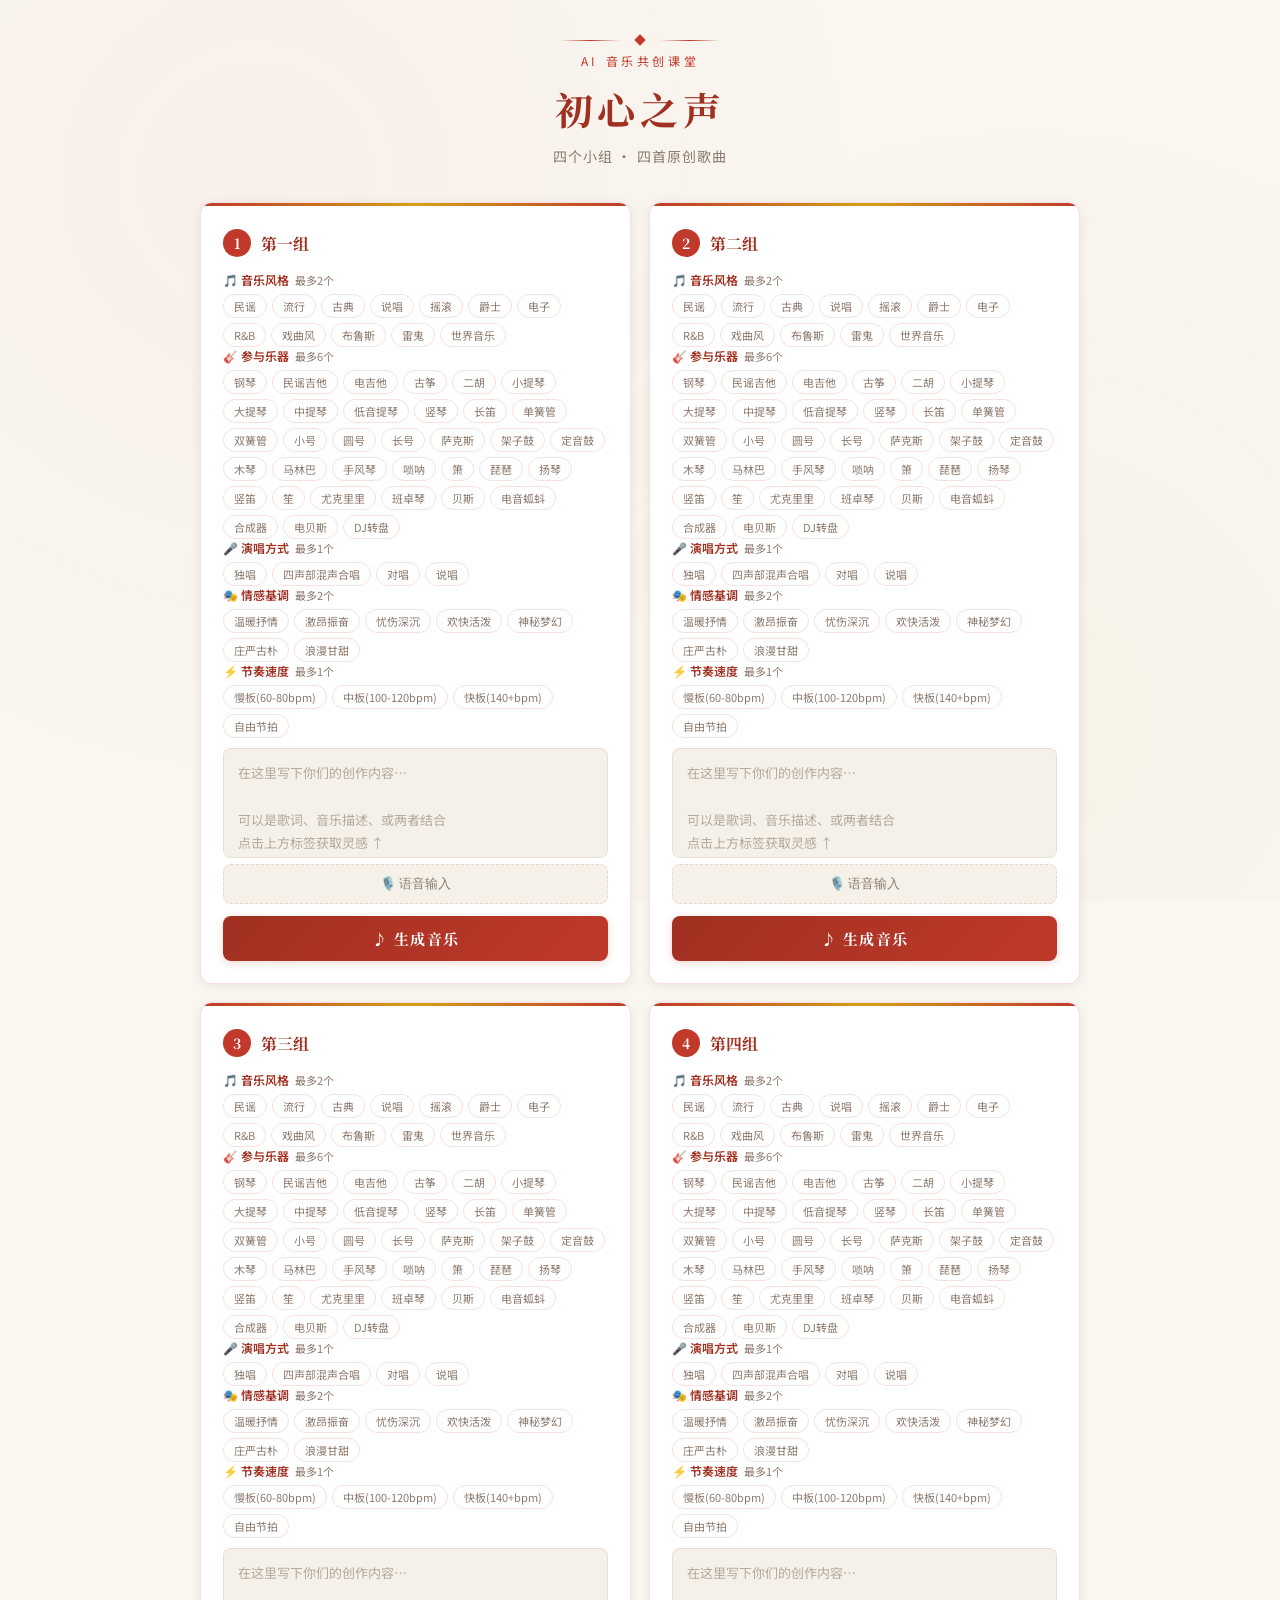
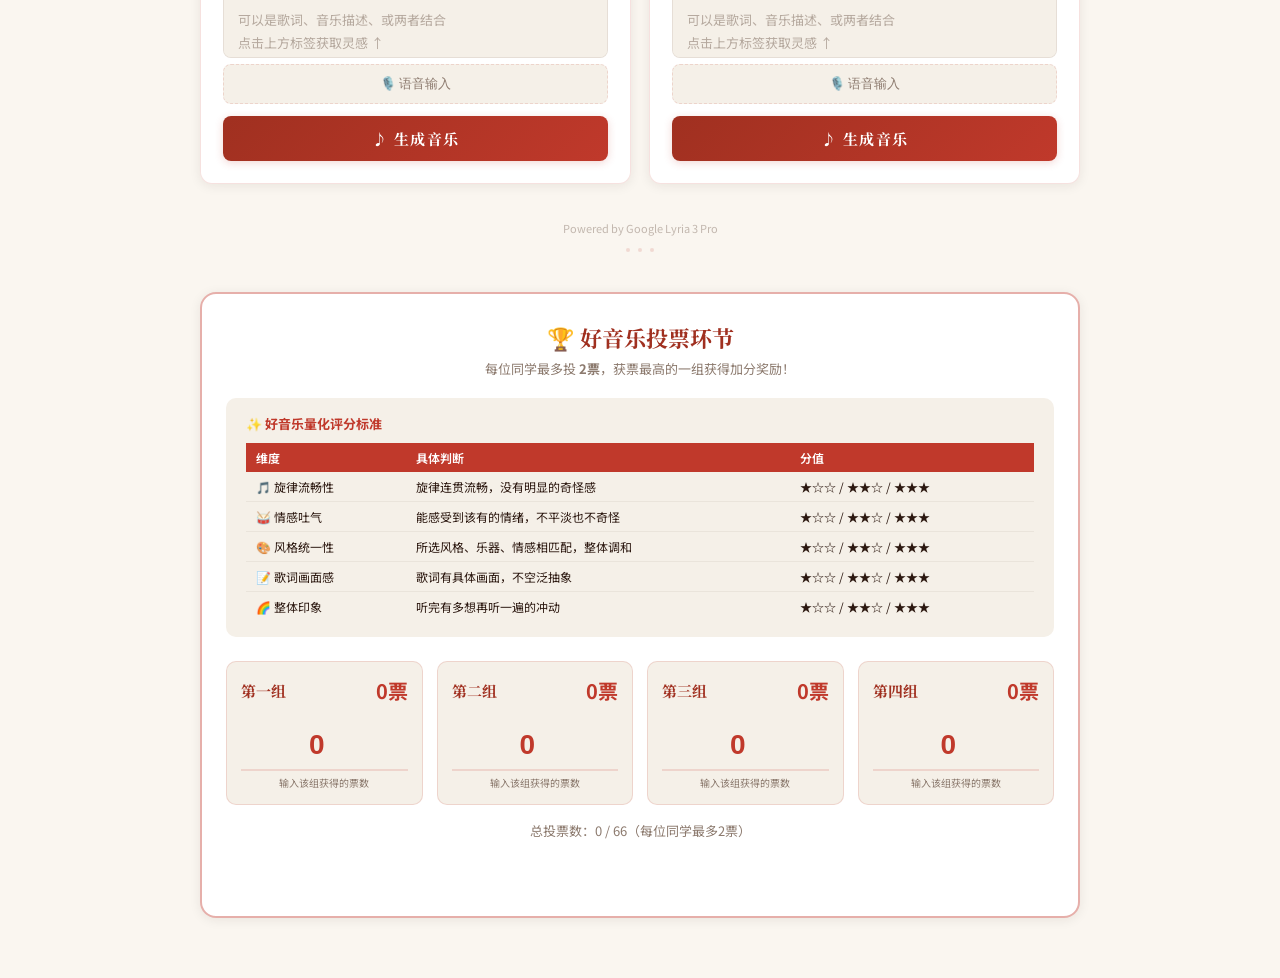
<file: music-creator/index.html>
<!DOCTYPE html>
<html lang="zh-CN">
<head>
<meta charset="UTF-8">
<meta name="viewport" content="width=device-width, initial-scale=1.0">
<title>初心之声 · AI音乐创作</title>
<link rel="preconnect" href="https://fonts.googleapis.com">
<link rel="preconnect" href="https://fonts.gstatic.com" crossorigin>
<link href="https://fonts.googleapis.com/css2?family=Noto+Serif+SC:wght@400;600;700&family=Noto+Sans+SC:wght@300;400;500&display=swap" rel="stylesheet">
<style>
  *, *::before, *::after { box-sizing: border-box; margin: 0; padding: 0; }

  :root {
    --bg: #faf6f0;
    --bg2: #ffffff;
    --bg3: #f5f0e8;
    --red: #c0392b;
    --red-deep: #a03020;
    --red-light: #e74c3c;
    --gold: #b8860b;
    --gold-light: #d4a017;
    --text: #2c1810;
    --text-dim: #8c7a6e;
    --border: rgba(192,57,43,0.15);
    --border-bright: rgba(192,57,43,0.4);
    --radius: 12px;
    --green: #2d8c3c;
    --shadow: 0 2px 12px rgba(44,24,16,0.08);
  }

  body {
    background: var(--bg);
    color: var(--text);
    font-family: 'Noto Sans SC', sans-serif;
    font-weight: 400;
    min-height: 100vh;
    overflow-x: hidden;
  }

  /* 传统纹样背景 */
  body::before {
    content: '';
    position: fixed;
    top: 0; left: 0; right: 0; bottom: 0;
    background-image:
      radial-gradient(circle at 20% 20%, rgba(192,57,43,0.03) 0%, transparent 50%),
      radial-gradient(circle at 80% 80%, rgba(184,134,11,0.03) 0%, transparent 50%);
    pointer-events: none;
    z-index: 0;
  }

  .container {
    position: relative;
    z-index: 1;
    max-width: 920px;
    margin: 0 auto;
    padding: 36px 20px 60px;
  }

  /* 顶部装饰横线 */
  .top-deco {
    display: flex;
    align-items: center;
    justify-content: center;
    gap: 16px;
    margin-bottom: 8px;
  }
  .top-deco .line {
    height: 1px;
    width: 60px;
    background: linear-gradient(90deg, transparent, var(--red), transparent);
  }
  .top-deco .diamond {
    width: 8px;
    height: 8px;
    background: var(--red);
    transform: rotate(45deg);
  }

  header {
    text-align: center;
    margin-bottom: 36px;
  }

  .logo-mark {
    font-size: 12px;
    color: var(--red);
    letter-spacing: 0.3em;
    margin-bottom: 12px;
  }

  h1 {
    font-family: 'Noto Serif SC', serif;
    font-size: clamp(26px, 5vw, 38px);
    font-weight: 700;
    color: var(--red-deep);
    letter-spacing: 0.12em;
    margin-bottom: 10px;
  }

  .subtitle {
    font-size: 14px;
    color: var(--text-dim);
    letter-spacing: 0.08em;
  }

  /* 四宫格 */
  .grid {
    display: grid;
    grid-template-columns: 1fr 1fr;
    gap: 18px;
  }
  @media (max-width: 600px) {
    .grid { grid-template-columns: 1fr; }
  }

  .group-card {
    background: var(--bg2);
    border: 1.5px solid var(--border);
    border-radius: var(--radius);
    padding: 22px;
    display: flex;
    flex-direction: column;
    min-height: 280px;
    transition: all 0.25s;
    box-shadow: var(--shadow);
    position: relative;
    overflow: hidden;
  }
  /* 卡片顶部红色条 */
  .group-card::before {
    content: '';
    position: absolute;
    top: 0; left: 0; right: 0;
    height: 3px;
    background: linear-gradient(90deg, var(--red), var(--gold-light), var(--red));
  }
  .group-card:focus-within {
    border-color: var(--border-bright);
    box-shadow: 0 4px 20px rgba(192,57,43,0.1);
  }
  .group-card.done {
    border-color: var(--green);
  }
  .group-card.done::before {
    background: linear-gradient(90deg, var(--green), #4caf50, var(--green));
  }

  .group-header {
    font-family: 'Noto Serif SC', serif;
    font-size: 16px;
    font-weight: 700;
    color: var(--red-deep);
    margin-bottom: 14px;
    margin-top: 4px;
    display: flex;
    align-items: center;
    gap: 10px;
  }
  .group-num {
    display: inline-flex;
    align-items: center;
    justify-content: center;
    width: 28px;
    height: 28px;
    background: var(--red);
    color: #fff;
    border-radius: 50%;
    font-size: 14px;
    font-weight: 700;
    flex-shrink: 0;
  }

  /* 创作引导标签 */
  .guide-panel {
    margin-bottom: 10px;
  }
  .guide-title {
    font-size: 12px;
    color: var(--red-deep);
    font-weight: 600;
    margin-bottom: 6px;
  }
  .guide-tags {
    display: flex;
    flex-wrap: wrap;
    gap: 5px;
  }
  .guide-tag {
    padding: 3px 10px;
    border-radius: 100px;
    border: 1px solid var(--border);
    font-size: 11px;
    color: var(--text-dim);
    cursor: pointer;
    transition: all 0.15s;
    user-select: none;
  }
  .guide-tag:hover {
    border-color: var(--red);
    color: var(--red);
  }
  .guide-tag.active {
    background: rgba(192,57,43,0.08);
    border-color: var(--red);
    color: var(--red-deep);
    font-weight: 500;
  }

  .group-card textarea {
    width: 100%;
    flex: 1;
    min-height: 110px;
    background: var(--bg3);
    border: 1px solid rgba(140,122,110,0.15);
    border-radius: 8px;
    color: var(--text);
    font-family: 'Noto Sans SC', sans-serif;
    font-size: 13px;
    font-weight: 400;
    padding: 12px 14px;
    outline: none;
    resize: none;
    line-height: 1.8;
    transition: border-color 0.2s;
  }
  .group-card textarea:focus {
    border-color: var(--red);
  }
  .group-card textarea::placeholder {
    color: var(--text-dim);
    opacity: 0.6;
  }

  .rec-btn {
    margin-top: 6px; width: 100%; padding: 10px;
    background: var(--bg3); border: 1.5px dashed var(--border);
    border-radius: 8px; color: var(--text-dim); font-size: 13px;
    cursor: pointer; transition: all 0.2s;
  }
  .rec-btn:hover { border-color: var(--red); color: var(--red); }
  .rec-btn.recording {
    background: rgba(192,57,43,0.08); border-color: var(--red);
    color: var(--red); animation: pulse 1.5s infinite;
  }
  @keyframes pulse { 0%,100%{opacity:1} 50%{opacity:0.6} }

  .gen-btn {
    margin-top: 12px;
    width: 100%;
    padding: 12px;
    background: linear-gradient(135deg, var(--red-deep), var(--red));
    border: none;
    border-radius: 8px;
    color: #fff;
    font-family: 'Noto Serif SC', serif;
    font-size: 15px;
    font-weight: 700;
    letter-spacing: 0.1em;
    cursor: pointer;
    transition: all 0.2s;
    box-shadow: 0 2px 8px rgba(192,57,43,0.2);
  }
  .gen-btn:hover:not(:disabled) {
    transform: translateY(-1px);
    box-shadow: 0 4px 16px rgba(192,57,43,0.3);
  }
  .gen-btn:active:not(:disabled) { transform: translateY(0); }
  .gen-btn:disabled {
    opacity: 0.5;
    cursor: not-allowed;
  }

  /* 状态 */
  .group-status {
    margin-top: 10px;
    font-size: 12px;
    color: var(--text-dim);
    display: none;
    align-items: center;
    gap: 8px;
  }
  .group-status.visible { display: flex; }

  .mini-spinner {
    width: 14px;
    height: 14px;
    border: 2px solid rgba(192,57,43,0.2);
    border-top-color: var(--red);
    border-radius: 50%;
    animation: spin 0.8s linear infinite;
    flex-shrink: 0;
  }
  @keyframes spin { to { transform: rotate(360deg); } }

  .progress-mini {
    flex: 1;
    height: 3px;
    background: rgba(140,122,110,0.1);
    border-radius: 2px;
    overflow: hidden;
  }
  .progress-mini-bar {
    height: 100%;
    background: linear-gradient(90deg, var(--red), var(--gold-light));
    border-radius: 2px;
    transition: width 0.3s;
    width: 0%;
  }

  /* 播放器 */
  .group-player {
    margin-top: 10px;
    display: none;
  }
  .group-player.visible { display: block; }

  .group-player audio {
    width: 100%;
    height: 40px;
    border-radius: 8px;
  }

  .dl-link {
    display: inline-block;
    margin-top: 6px;
    font-size: 12px;
    color: var(--red);
    text-decoration: none;
    opacity: 0.7;
    transition: opacity 0.15s;
  }
  .dl-link:hover { opacity: 1; }

  /* 错误 */
  .group-error {
    margin-top: 8px;
    font-size: 12px;
    color: var(--red-light);
    display: none;
  }
  .group-error.visible { display: block; }

  /* 歌词展示 */
  .group-lyrics {
    margin-top: 10px;
    padding: 10px 12px;
    background: var(--bg3);
    border-radius: 8px;
    font-size: 13px;
    color: var(--text-dim);
    line-height: 1.8;
    white-space: pre-wrap;
    max-height: 130px;
    overflow-y: auto;
    display: none;
  }
  .group-lyrics.visible { display: block; }
  .group-lyrics-title {
    font-size: 12px;
    color: var(--red);
    font-weight: 600;
    margin-bottom: 4px;
  }

  /* key 设置 */
  .key-setup {
    position: fixed;
    bottom: 16px;
    right: 16px;
    z-index: 10;
  }
  .key-btn {
    width: 38px;
    height: 38px;
    border-radius: 50%;
    background: var(--bg2);
    border: 1.5px solid var(--border);
    color: var(--red);
    font-size: 16px;
    cursor: pointer;
    display: flex;
    align-items: center;
    justify-content: center;
    transition: all 0.15s;
    box-shadow: var(--shadow);
  }
  .key-btn:hover { border-color: var(--red); }
  .key-btn.has-key { border-color: var(--green); color: var(--green); }

  .key-popup {
    position: absolute;
    bottom: 48px;
    right: 0;
    background: var(--bg2);
    border: 1.5px solid var(--border-bright);
    border-radius: 10px;
    padding: 16px;
    width: 300px;
    display: none;
    box-shadow: 0 8px 32px rgba(44,24,16,0.15);
  }
  .key-popup.visible { display: block; }
  .key-popup label {
    font-size: 12px;
    color: var(--text-dim);
    display: block;
    margin-bottom: 6px;
    font-weight: 500;
  }
  .key-popup input {
    width: 100%;
    background: var(--bg3);
    border: 1px solid rgba(140,122,110,0.2);
    border-radius: 6px;
    color: var(--text);
    font-size: 13px;
    padding: 8px 10px;
    outline: none;
    font-family: monospace;
  }
  .key-popup input:focus { border-color: var(--red); }
  .key-popup .key-hint {
    font-size: 10px;
    color: var(--text-dim);
    margin-top: 4px;
    opacity: 0.6;
  }

  /* 投票区域 */
  .vote-section {
    position: relative; z-index: 1;
    margin: 40px auto 0;
    max-width: 900px;
    padding: 28px 24px 40px;
    background: var(--bg2);
    border: 2px solid var(--border-bright);
    border-radius: 16px;
    box-shadow: var(--shadow);
  }
  .vote-title {
    font-family: 'Noto Serif SC', serif;
    font-size: 22px;
    font-weight: 700;
    color: var(--red-deep);
    text-align: center;
    margin-bottom: 6px;
  }
  .vote-subtitle {
    text-align: center;
    font-size: 13px;
    color: var(--text-dim);
    margin-bottom: 20px;
  }
  .criteria-box {
    background: var(--bg3);
    border-radius: 10px;
    padding: 16px 20px;
    margin-bottom: 24px;
  }
  .criteria-title {
    font-size: 13px;
    font-weight: 700;
    color: var(--red);
    margin-bottom: 10px;
  }
  .criteria-table {
    width: 100%;
    border-collapse: collapse;
    font-size: 12px;
  }
  .criteria-table th {
    background: var(--red);
    color: #fff;
    padding: 6px 10px;
    text-align: left;
    font-weight: 600;
  }
  .criteria-table td {
    padding: 6px 10px;
    border-bottom: 1px solid rgba(140,122,110,0.1);
    color: var(--text);
  }
  .criteria-table tr:last-child td { border-bottom: none; }
  .vote-board {
    display: grid;
    grid-template-columns: 1fr 1fr 1fr 1fr;
    gap: 14px;
    margin-bottom: 16px;
  }
  .vote-group {
    background: var(--bg3);
    border: 1.5px solid var(--border);
    border-radius: 10px;
    padding: 14px;
    transition: border-color 0.2s;
  }
  .vote-group.winner {
    border-color: var(--gold);
    background: rgba(184,134,11,0.05);
  }
  .vg-header {
    display: flex;
    align-items: center;
    justify-content: space-between;
    margin-bottom: 8px;
  }
  .vg-name {
    font-weight: 700;
    font-size: 15px;
    color: var(--red-deep);
    font-family: 'Noto Serif SC', serif;
  }
  .vg-count {
    font-size: 20px;
    font-weight: 700;
    color: var(--red);
  }
  .vote-input {
    width: 100%;
    padding: 8px 0;
    font-size: 28px;
    font-weight: 700;
    color: var(--red);
    background: transparent;
    border: none;
    border-bottom: 2px solid var(--border);
    outline: none;
    text-align: center;
    margin-top: 8px;
  }
  .vote-input:focus { border-bottom-color: var(--red); }
  .vote-hint { font-size: 10px; color: var(--text-dim); text-align: center; margin-top: 4px; }
  .vote-total {
    text-align: center;
    font-size: 13px;
    color: var(--text-dim);
    margin-bottom: 8px;
  }
  .vote-winner {
    text-align: center;
    font-size: 18px;
    font-weight: 700;
    color: var(--gold);
    min-height: 28px;
  }

  footer {
    text-align: center;
    margin-top: 36px;
    font-size: 11px;
    color: var(--text-dim);
    opacity: 0.5;
  }

  /* 底部装饰 */
  .bottom-deco {
    display: flex;
    align-items: center;
    justify-content: center;
    gap: 8px;
    margin-top: 12px;
  }
  .bottom-deco span {
    width: 4px;
    height: 4px;
    background: var(--red);
    opacity: 0.3;
    border-radius: 50%;
  }
</style>
</head>
<body>
<div class="container">

  <header>
    <div class="top-deco">
      <div class="line"></div>
      <div class="diamond"></div>
      <div class="line"></div>
    </div>
    <div class="logo-mark">AI 音乐共创课堂</div>
    <h1>初心之声</h1>
    <p class="subtitle">四个小组 · 四首原创歌曲</p>
  </header>

  <div class="grid" id="grid"></div>

  <footer>
    Powered by Google Lyria 3 Pro
    <div class="bottom-deco">
      <span></span><span></span><span></span>
    </div>
  </footer>

  <!-- 投票面板 -->
  <div class="vote-section">
    <div class="vote-title">🏆 好音乐投票环节</div>
    <div class="vote-subtitle">每位同学最多投 <strong>2票</strong>，获票最高的一组获得加分奖励！</div>

    <div class="criteria-box">
      <div class="criteria-title">✨ 好音乐量化评分标准</div>
      <table class="criteria-table">
        <thead>
          <tr>
            <th>维度</th>
            <th>具体判断</th>
            <th>分值</th>
          </tr>
        </thead>
        <tbody>
          <tr><td>🎵 旋律流畅性</td><td>旋律连贯流畅，没有明显的奇怪感</td><td>★☆☆ / ★★☆ / ★★★</td></tr>
          <tr><td>🥁 情感吐气</td><td>能感受到该有的情绪，不平淡也不奇怪</td><td>★☆☆ / ★★☆ / ★★★</td></tr>
          <tr><td>🎨 风格统一性</td><td>所选风格、乐器、情感相匹配，整体调和</td><td>★☆☆ / ★★☆ / ★★★</td></tr>
          <tr><td>📝 歌词画面感</td><td>歌词有具体画面，不空泛抽象</td><td>★☆☆ / ★★☆ / ★★★</td></tr>
          <tr><td>🌈 整体印象</td><td>听完有多想再听一遍的冲动</td><td>★☆☆ / ★★☆ / ★★★</td></tr>
        </tbody>
      </table>
    </div>

    <div class="vote-board">
      <div class="vote-group" id="vg-1">
        <div class="vg-header">
          <span class="vg-name">第一组</span>
          <span class="vg-count" id="vc-1">0票</span>
        </div>
        <input type="number" class="vote-input" id="vi-1" min="0" max="66" value="0" onchange="setVote(1, this.value)" placeholder="0">
        <div class="vote-hint">输入该组获得的票数</div>
      </div>
      <div class="vote-group" id="vg-2">
        <div class="vg-header">
          <span class="vg-name">第二组</span>
          <span class="vg-count" id="vc-2">0票</span>
        </div>
        <input type="number" class="vote-input" id="vi-2" min="0" max="66" value="0" onchange="setVote(2, this.value)" placeholder="0">
        <div class="vote-hint">输入该组获得的票数</div>
      </div>
      <div class="vote-group" id="vg-3">
        <div class="vg-header">
          <span class="vg-name">第三组</span>
          <span class="vg-count" id="vc-3">0票</span>
        </div>
        <input type="number" class="vote-input" id="vi-3" min="0" max="66" value="0" onchange="setVote(3, this.value)" placeholder="0">
        <div class="vote-hint">输入该组获得的票数</div>
      </div>
      <div class="vote-group" id="vg-4">
        <div class="vg-header">
          <span class="vg-name">第四组</span>
          <span class="vg-count" id="vc-4">0票</span>
        </div>
        <input type="number" class="vote-input" id="vi-4" min="0" max="66" value="0" onchange="setVote(4, this.value)" placeholder="0">
        <div class="vote-hint">输入该组获得的票数</div>
      </div>
    </div>

    <div class="vote-total" id="vote-total">总投票数：0 / 66（每位同学最多2票）</div>
    <div class="vote-winner" id="vote-winner"></div>
  </div>
</div>

<div class="key-setup">
  <button class="key-btn" id="key-btn" onclick="toggleKeyPopup()" title="设置 API Key">🔑</button>
  <div class="key-popup" id="key-popup">
    <label>OpenRouter API Key</label>
    <input type="password" id="api-key" placeholder="sk-or-v1-..." spellcheck="false">
    <div class="key-hint">仅存储在本地浏览器</div>
  </div>
</div>

<script>
const GROUP_NAMES = ['第一组', '第二组', '第三组', '第四组'];

const GUIDES = [
  { cat: '🎵 音乐风格', max: 2, tags: ['民谣', '流行', '古典', '说唱', '摇滚', '爵士', '电子', 'R&B', '戏曲风', '布鲁斯', '雷鬼', '世界音乐'] },
  { cat: '🎸 参与乐器', max: 6, tags: ['钢琴', '民谣吉他', '电吉他', '古筝', '二胡', '小提琴', '大提琴', '中提琴', '低音提琴', '竖琴', '长笛', '单簧管', '双簧管', '小号', '圆号', '长号', '萨克斯', '架子鼓', '定音鼓', '木琴', '马林巴', '手风琴', '唢呐', '箫', '琵琶', '扬琴', '竖笛', '笙', '尤克里里', '班卓琴', '贝斯', '电音蛌蚪', '合成器', '电贝斯', 'DJ转盘'] },
  { cat: '🎤 演唱方式', max: 1, tags: ['独唱', '四声部混声合唱', '对唱', '说唱'] },
  { cat: '🎭 情感基调', max: 2, tags: ['温暖抒情', '激昂振奋', '忧伤深沉', '欢快活泼', '神秘梦幻', '庄严古朴', '浪漫甘甜'] },
  { cat: '⚡ 节奏速度', max: 1, tags: ['慢板(60-80bpm)', '中板(100-120bpm)', '快板(140+bpm)', '自由节拍'] }];

const PLACEHOLDER = `在这里写下你们的创作内容…\n\n可以是歌词、音乐描述、或两者结合\n点击上方标签获取灵感 ↑`;

const grid = document.getElementById('grid');
GROUP_NAMES.forEach((name, i) => {
  const id = i + 1;
  grid.innerHTML += `
    <div class="group-card" id="card-${id}">
      <div class="group-header">
        <span class="group-num">${id}</span>
        ${name}
      </div>
      <div class="guide-panel" id="guide-${id}"></div>
      <textarea id="lyrics-${id}" placeholder="${PLACEHOLDER}"></textarea>
      <button class="rec-btn" id="rec-${id}" onclick="toggleRec(${id})">&#x1f399;&#xfe0f; 语音输入</button>
      <button class="gen-btn" id="btn-${id}" onclick="generate(${id})">♪ 生成音乐</button>
      <div class="group-status" id="status-${id}">
        <div class="mini-spinner" id="spinner-${id}"></div>
        <span id="status-text-${id}">生成中…</span>
        <div class="progress-mini"><div class="progress-mini-bar" id="pbar-${id}"></div></div>
      </div>
      <div class="group-error" id="error-${id}"></div>
      <div class="group-player" id="player-${id}">
        <audio id="audio-${id}" controls></audio>
        <a class="dl-link" id="dl-${id}" href="#" download="music.mp3">↓ 下载 MP3</a>
        <div class="group-lyrics" id="lyrics-display-${id}">
          <div class="group-lyrics-title">♪ 生成歌词</div>
          <div id="lyrics-text-${id}"></div>
        </div>
      </div>
    </div>`;
});

// Render guide tags for each group
GROUP_NAMES.forEach((_, i) => {
  const id = i + 1;
  const panel = document.getElementById(`guide-${id}`);
  let html = '';
  GUIDES.forEach((g, gi) => {
    html += `<div class="guide-title">${g.cat}<span style="font-size:11px;color:var(--text-dim);font-weight:normal;margin-left:6px;">最多${g.max}个</span></div><div class="guide-tags">`;
    g.tags.forEach(tag => {
      html += `<span class="guide-tag" data-group="${id}" data-cat="${gi}" onclick="toggleTag(this,'${id}')">${tag}</span>`;
    });
    html += '</div>';
  });
  panel.innerHTML = html;
});

function toggleTag(el, groupId) {
  const catIdx = parseInt(el.dataset.cat);
  const maxAllowed = GUIDES[catIdx].max;
  const panel = document.getElementById(`guide-${groupId}`);
  const catTags = panel.querySelectorAll(`.guide-tag[data-cat="${catIdx}"]`);
  const activeCatCount = Array.from(catTags).filter(t => t.classList.contains('active')).length;
  if (!el.classList.contains('active') && activeCatCount >= maxAllowed) {
    el.style.opacity = '0.3';
    setTimeout(() => el.style.opacity = '', 300);
    return;
  }
  el.classList.toggle('active');
  updatePromptHint(groupId);
}

function updatePromptHint(groupId) {
  const panel = document.getElementById(`guide-${groupId}`);
  const active = panel.querySelectorAll('.guide-tag.active');
  if (active.length > 0) {
    const ta = document.getElementById(`lyrics-${groupId}`);
    // Only update placeholder hint, don't overwrite user text
    const hints = Array.from(active).map(t => t.textContent);
    ta.placeholder = `\u5df2\u9009: ${hints.join(', ')}\n\n\u5728\u8fd9\u91cc\u5199\u6b4c\u8bcd\u6216\u63cf\u8ff0\u4f60\u60f3\u8981\u7684\u97f3\u4e50\u2026`;
  }
}


// Recording: MediaRecorder -> WAV -> OpenAI Whisper (direct, needs VPN)
const recorders = {};
const WHISPER_KEY = '';

function toggleRec(id) {
  const btn = document.getElementById('rec-' + id);
  if (recorders[id]) {
    recorders[id].stop();
    recorders[id] = null;
    btn.classList.remove('recording');
    btn.innerHTML = '&#x1f399;&#xfe0f; 语音输入';
    return;
  }
  // Use MediaRecorder + OpenRouter Whisper API (no VPN needed)
  const apiKey = (keyInput && keyInput.value) || localStorage.getItem('or_api_key') || '';
  if (!apiKey) {
    alert('请先设置 API Key（右上角）');
    return;
  }
  navigator.mediaDevices.getUserMedia({ audio: true }).then(stream => {
    const mediaRec = new MediaRecorder(stream, { mimeType: MediaRecorder.isTypeSupported('audio/webm;codecs=opus') ? 'audio/webm;codecs=opus' : 'audio/webm' });
    const chunks = [];
    mediaRec.ondataavailable = (e) => { if (e.data.size > 0) chunks.push(e.data); };
    mediaRec.onstop = async () => {
      stream.getTracks().forEach(t => t.stop());
      if (chunks.length === 0) return;
      const blob = new Blob(chunks, { type: 'audio/webm' });
      const ta = document.getElementById('lyrics-' + id);
      btn.innerHTML = '⏳ 识别中...';
      try {
        // Convert blob to base64
        const buf = await blob.arrayBuffer();
        const b64 = btoa(String.fromCharCode(...new Uint8Array(buf)));
        const resp = await fetch('https://openrouter.ai/api/v1/audio/transcriptions', {
          method: 'POST',
          headers: {
            'Authorization': 'Bearer ' + apiKey,
            'Content-Type': 'application/json'
          },
          body: JSON.stringify({
            model: 'openai/whisper-large-v3-turbo',
            input_audio: { data: b64, format: 'webm' },
            language: 'zh',
            prompt: '以下是普通话语音内容，请准确识别每个字。'
          })
        });
        if (!resp.ok) {
          const err = await resp.text();
          throw new Error('API ' + resp.status + ': ' + err);
        }
        const result = await resp.json();
        const text = result.text || '';
        if (text) ta.value = ta.value ? ta.value + text.trim() : text.trim();
        else alert('未识别到语音内容，请重试');
      } catch(err) {
        alert('语音识别失败：' + err.message);
      }
      btn.innerHTML = '&#x1f399;&#xfe0f; 语音输入';
    };
    mediaRec.start();
    recorders[id] = mediaRec;
    btn.classList.add('recording');
    btn.innerHTML = '&#x23f9; 停止录音';
  }).catch(err => {
    alert('请允许使用麦克风');
  });
}


function startWebSpeech(id) {
  const SR = window.SpeechRecognition || window.webkitSpeechRecognition;
  if (!SR) { alert('\u8bed\u97f3\u8bc6\u522b\u4e0d\u53ef\u7528'); return; }
  const btn = document.getElementById('rec-' + id);
  const rec = new SR();
  rec.lang = 'zh-CN';
  rec.continuous = true;
  rec.interimResults = false;
  const ta = document.getElementById('lyrics-' + id);
  rec.onresult = (e) => {
    let text = '';
    for (let i = e.resultIndex; i < e.results.length; i++) {
      if (e.results[i].isFinal) text += e.results[i][0].transcript;
    }
    if (text) ta.value = ta.value ? ta.value + text : text;
  };
  rec.onerror = () => { btn.classList.remove('recording'); btn.innerHTML = '&#x1f399;&#xfe0f; \u8bed\u97f3\u8f93\u5165'; recorders[id] = null; };
  rec.onend = () => {
    if (recorders[id]) rec.start();
    else { btn.classList.remove('recording'); btn.innerHTML = '&#x1f399;&#xfe0f; \u8bed\u97f3\u8f93\u5165'; }
  };
  rec.start();
  recorders[id] = rec;
  btn.classList.add('recording');
  btn.innerHTML = '&#x23f9; \u505c\u6b62\u5f55\u97f3';
}

// Key
const keyInput = document.getElementById('api-key');
const keyBtn = document.getElementById('key-btn');
const keyPopup = document.getElementById('key-popup');

const hashKey = new URLSearchParams(location.hash.slice(1)).get('key');
const savedKey = localStorage.getItem('or_api_key') || hashKey || '';
if (savedKey) { keyInput.value = savedKey; keyBtn.classList.add('has-key'); }
keyBtn.style.display = 'none';

keyInput.addEventListener('input', () => {
  const v = keyInput.value.trim();
  if (v) { localStorage.setItem('or_api_key', v); keyBtn.classList.add('has-key'); }
  else { localStorage.removeItem('or_api_key'); keyBtn.classList.remove('has-key'); }
});

function toggleKeyPopup() { keyPopup.classList.toggle('visible'); }
document.addEventListener('click', e => {
  if (!e.target.closest('.key-setup')) keyPopup.classList.remove('visible');
});

// Generate
const audioUrls = {};

async function generate(id) {
  const apiKey = (keyInput.value || localStorage.getItem('or_api_key') || '').trim();
  if (!apiKey) { showError(id, '请先点击右下角 🔑 设置 API Key'); toggleKeyPopup(); return; }

  let lyrics = document.getElementById(`lyrics-${id}`).value.trim();

  // Collect selected guide tags
  const panel = document.getElementById(`guide-${id}`);
  const activeTags = Array.from(panel.querySelectorAll('.guide-tag.active')).map(t => t.textContent);
  const hasPureMusic = activeTags.some(t => t.includes('\u7eaf\u97f3\u4e50'));
  if (!lyrics) {
    lyrics = hasPureMusic ? 'instrumental, no vocals' : 'Write uplifting Chinese lyrics about youth, dreams, positive energy. Sing in Chinese.';
  }

  const styleHint = activeTags.length > 0 ? activeTags.join(', ') : 'emotional Chinese pop ballad, piano and strings, warm and heartfelt';
  setProgress(id, 0, '翻译中…');
  // Translate Chinese to English for better Lyria compatibility
  let engLyrics = lyrics;
  if (/[\u4e00-\u9fff]/.test(lyrics)) {
    try {
      const tr = await fetch('https://api.openai.com/v1/chat/completions', {
        method: 'POST',
        headers: {
          'Authorization': 'Bearer ' + (apiKey || ''),
          'Content-Type': 'application/json',
        },
        body: JSON.stringify({
          model: 'gpt-4o-mini',
          messages: [{
            role: 'user',
            content: `Translate the following Chinese song lyrics/music description to English. Keep the poetic feel. Output ONLY the translation, nothing else:\n\n${lyrics}`
          }]
        })
      });
      if (tr.ok) {
        const td = await tr.json();
        engLyrics = td.choices?.[0]?.message?.content || lyrics;
      } else {
        showError(id, '\u7ffb\u8bd1\u5931\u8d25 (HTTP ' + tr.status + ')\uff0c\u8bf7\u68c0\u67e5VPN\u662f\u5426\u5f00\u542f');
        btn.disabled = false;
        return;
      }
    } catch (e) {
      showError(id, '\u7ffb\u8bd1\u5931\u8d25\uff0c\u8bf7\u68c0\u67e5VPN\u662f\u5426\u5f00\u542f\uff1a' + e.message);
      btn.disabled = false;
      return;
    }
  }
  const prompt = `${styleHint}, sing in Chinese, warm and heartfelt.\n\nLyrics/Description: ${engLyrics}`;

  const btn = document.getElementById(`btn-${id}`);
  const statusEl = document.getElementById(`status-${id}`);
  const playerEl = document.getElementById(`player-${id}`);
  const errorEl = document.getElementById(`error-${id}`);

  btn.disabled = true;
  statusEl.classList.add('visible');
  playerEl.classList.remove('visible');
  errorEl.classList.remove('visible');
  document.getElementById(`card-${id}`).classList.remove('done');
  document.getElementById(`spinner-${id}`).style.display = '';
  setProgress(id, 0, '正在连接…');

  try {
    const response = await fetch('https://openrouter.ai/api/v1/chat/completions', {
      method: 'POST',
      headers: {
        'Authorization': `Bearer ${apiKey}`,
        'Content-Type': 'application/json',
        'HTTP-Referer': window.location.origin,
        'X-Title': 'Music Creator',
      },
      body: JSON.stringify({
        model: 'google/lyria-3-pro-preview',
        stream: true,
        modalities: ['audio'],
        messages: [{ role: 'user', content: prompt }]
      })
    });

    if (!response.ok) {
      const errText = await response.text();
      let msg = `HTTP ${response.status}`;
      try { msg = JSON.parse(errText)?.error?.message || msg; } catch {}
      throw new Error(msg);
    }

    setProgress(id, 10, 'AI 正在创作…');

    const reader = response.body.getReader();
    const decoder = new TextDecoder();
    let audioChunks = [];
    let lyricsText = '';
    let buffer = '';
    let chunkCount = 0;

    while (true) {
      const { done, value } = await reader.read();
      if (done) break;
      buffer += decoder.decode(value, { stream: true });
      const lines = buffer.split('\n');
      buffer = lines.pop();
      for (const line of lines) {
        const trimmed = line.trim();
        if (!trimmed.startsWith('data: ')) continue;
        const data = trimmed.slice(6);
        if (data === '[DONE]') continue;
        try {
          const parsed = JSON.parse(data);
          const audioData = parsed?.choices?.[0]?.delta?.audio?.data;
          const contentData = parsed?.choices?.[0]?.delta?.content;
          if (contentData && typeof contentData === 'string') lyricsText += contentData;
          if (audioData) {
            audioChunks.push(audioData);
            chunkCount++;
            setProgress(id, Math.min(10 + chunkCount * 2, 90), `接收中… (${chunkCount})`);
          }
        } catch {}
      }
    }

    // Process remaining buffer - critical for large audio chunks (5MB+) that may not end with \n
    if (buffer.trim().startsWith('data: ')) {
      const remainData = buffer.trim().slice(6);
      if (remainData !== '[DONE]') {
        try {
          const parsed = JSON.parse(remainData);
          const audioData = parsed?.choices?.[0]?.delta?.audio?.data;
          const contentData = parsed?.choices?.[0]?.delta?.content;
          if (audioData) { audioChunks.push(audioData); chunkCount++; }
          if (contentData) lyricsText += contentData;
        } catch {}
      }
    }

    if (audioChunks.length === 0) throw new Error('未收到音频数据');

    setProgress(id, 95, '处理中…');

    const fullBase64 = audioChunks.join('');
    const binary = atob(fullBase64);
    const bytes = new Uint8Array(binary.length);
    for (let i = 0; i < binary.length; i++) bytes[i] = binary.charCodeAt(i);
    const blob = new Blob([bytes], { type: 'audio/mpeg' });

    if (audioUrls[id]) URL.revokeObjectURL(audioUrls[id]);
    audioUrls[id] = URL.createObjectURL(blob);

    document.getElementById(`audio-${id}`).src = audioUrls[id];
    const dl = document.getElementById(`dl-${id}`);
    dl.href = audioUrls[id];
    dl.download = `${GROUP_NAMES[id-1]}_初心之声.mp3`;

    setProgress(id, 100, '✓ 完成');
    document.getElementById(`spinner-${id}`).style.display = 'none';
    document.getElementById(`status-text-${id}`).textContent = '✓ 生成完成';
    playerEl.classList.add('visible');

    // Show lyrics
    if (lyricsText.trim()) {
      const lines = lyricsText.split('\n');
      const clean = lines.filter(l => {
        const t = l.trim();
        return t && !t.match(/^(mosic|bpm|duration_secs|good_crop):/i) && !t.match(/^\[\[/);
      }).join('\n').replace(/\[\d+\.\d+:\]/g, '').replace(/\[:\]/g, '').trim();
      if (clean) {
        document.getElementById(`lyrics-text-${id}`).textContent = clean;
        document.getElementById(`lyrics-display-${id}`).classList.add('visible');
      }
    }
    document.getElementById(`card-${id}`).classList.add('done');

  } catch (err) {
    showError(id, err.message || '生成失败');
    document.getElementById(`spinner-${id}`).style.display = 'none';
    document.getElementById(`status-text-${id}`).textContent = '失败';
  }
  btn.disabled = false;
}

function setProgress(id, pct, hint) {
  document.getElementById(`pbar-${id}`).style.width = pct + '%';
  document.getElementById(`status-text-${id}`).textContent = hint;
}

function showError(id, msg) {
  const el = document.getElementById(`error-${id}`);
  el.textContent = '⚠ ' + msg;
  el.classList.add('visible');
}

// Vote system
const votes = {1: 0, 2: 0, 3: 0, 4: 0};
const MAX_TOTAL = 66; // 33同学 x 2票

function setVote(groupId, val) {
  const v = Math.max(0, parseInt(val) || 0);
  votes[groupId] = v;
  document.getElementById('vi-' + groupId).value = v;
  updateVoteDisplay();
}

function updateVoteDisplay() {
  const total = Object.values(votes).reduce((a, b) => a + b, 0);
  const max = Math.max(...Object.values(votes));
  
  for (let i = 1; i <= 4; i++) {
    document.getElementById('vc-' + i).textContent = votes[i] + '票';
    document.getElementById('vi-' + i).value = votes[i];
    const vg = document.getElementById('vg-' + i);
    vg.classList.toggle('winner', votes[i] === max && max > 0);
  }
  
  document.getElementById('vote-total').textContent =
    '总投票数：' + total + ' / ' + MAX_TOTAL + '（每位同学最多2票）';
  document.getElementById('vote-total').style.color = '';
  
  const winnerEl = document.getElementById('vote-winner');
  if (max > 0) {
    const winners = [1,2,3,4].filter(i => votes[i] === max);
    if (winners.length === 1) {
      winnerEl.textContent = '🏆 当前领先：第' + winners[0] + '组（' + max + '票）';
    } else {
      winnerEl.textContent = '🤝 暂时平票：第' + winners.join('、') + '组（各' + max + '票）';
    }
  } else {
    winnerEl.textContent = '';
  }
}
</script>
</body>
</html>
</file>
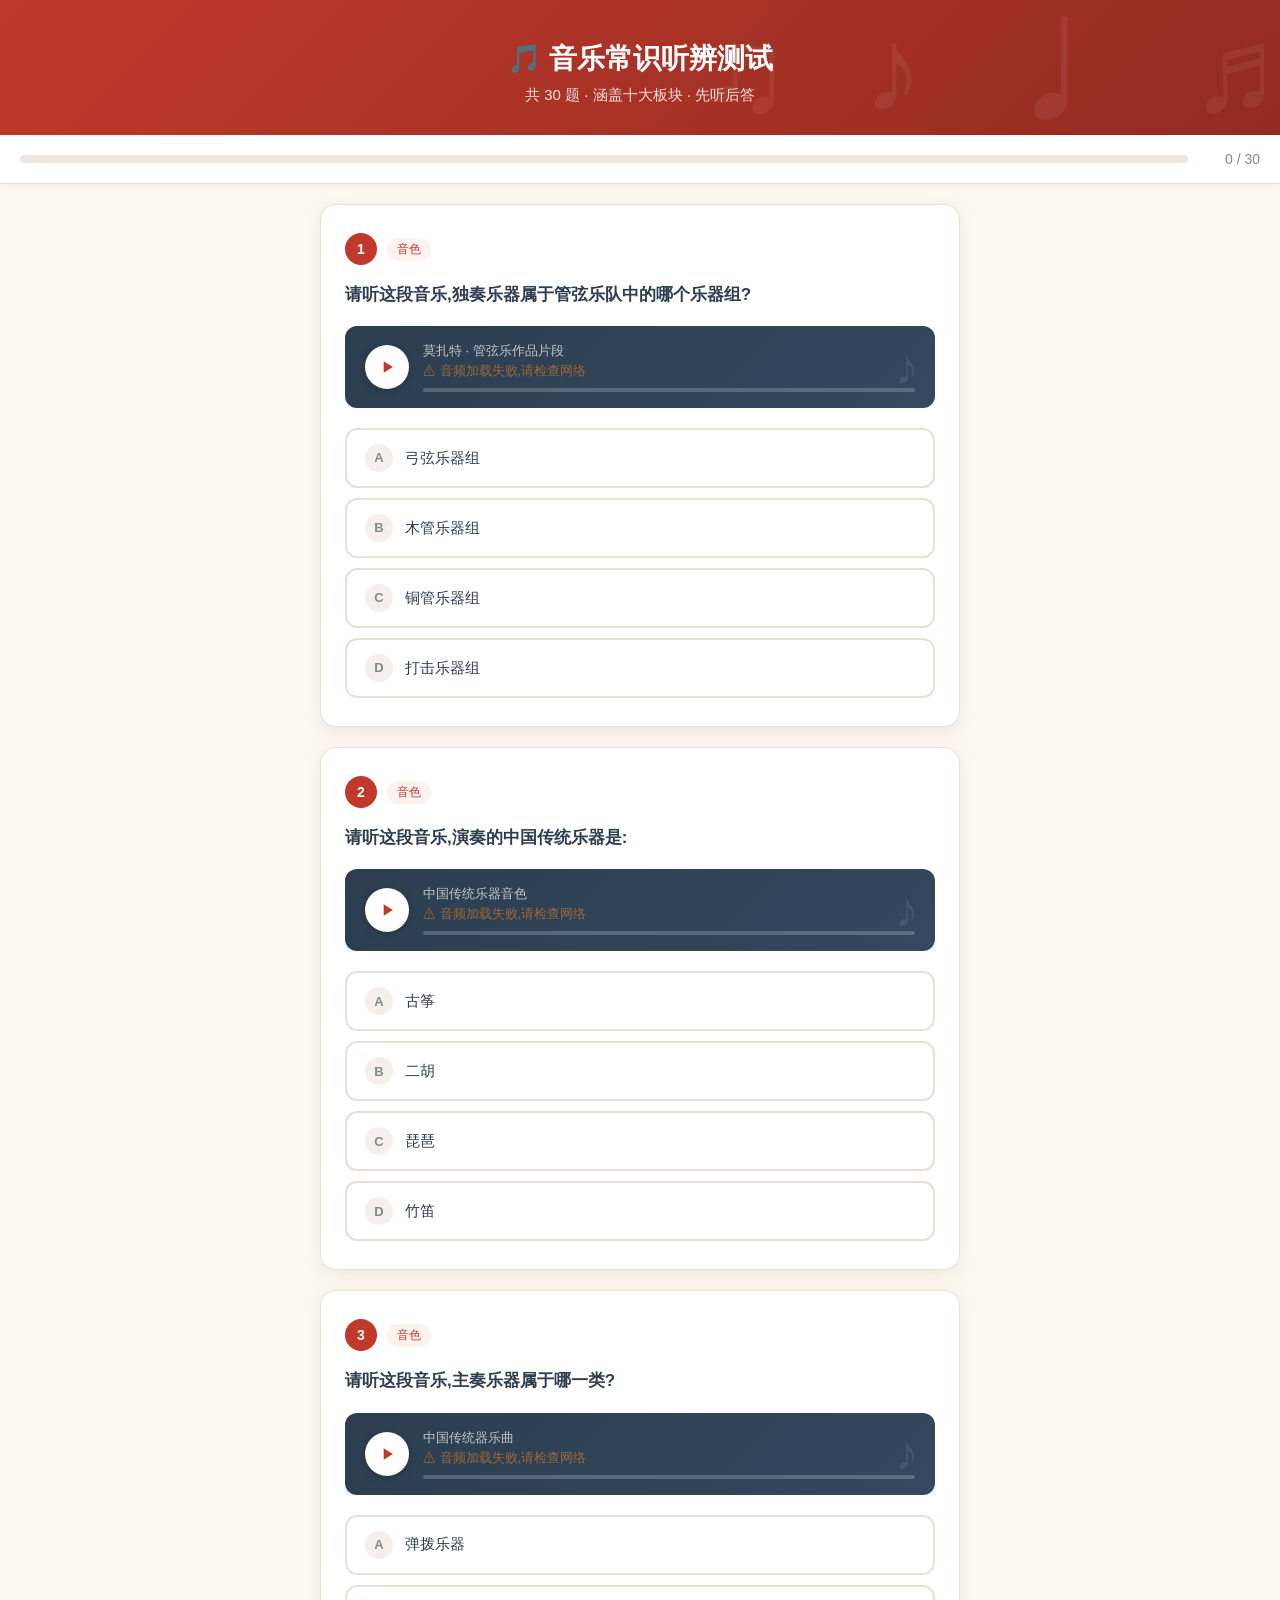
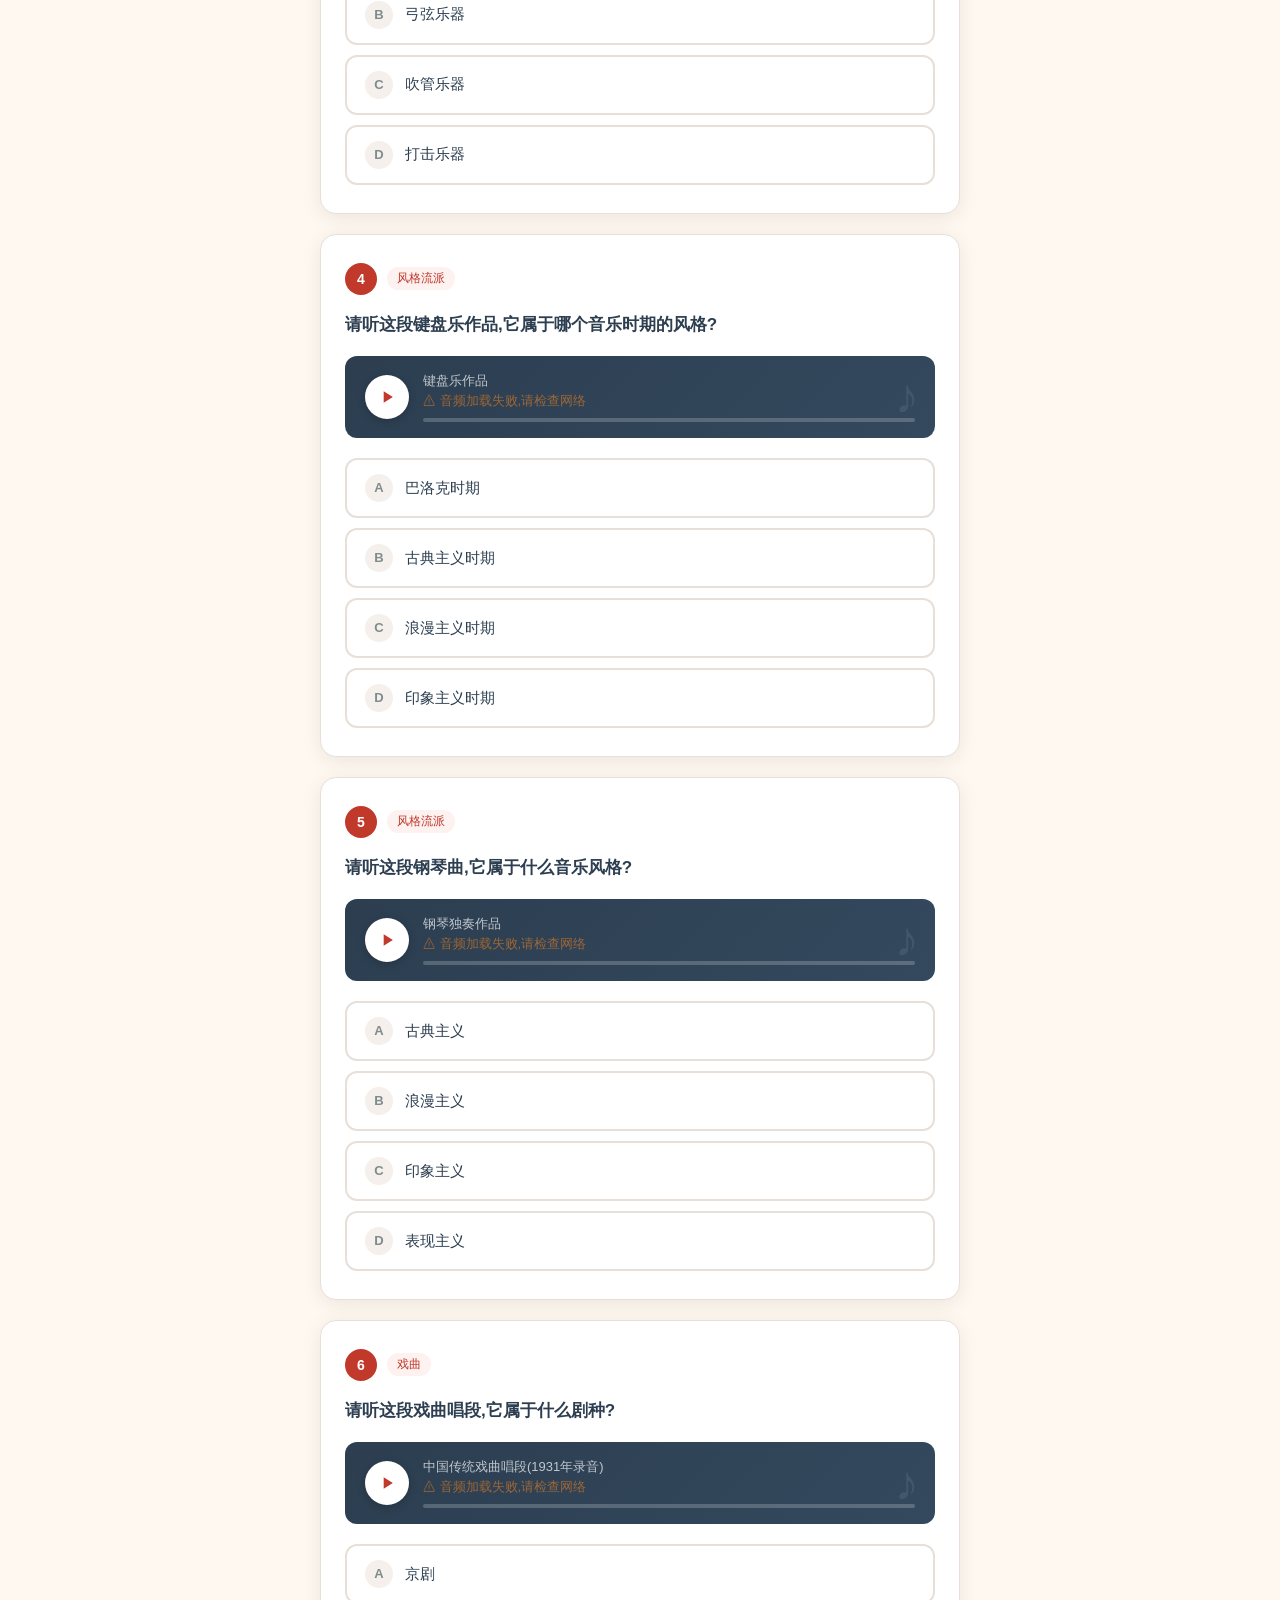
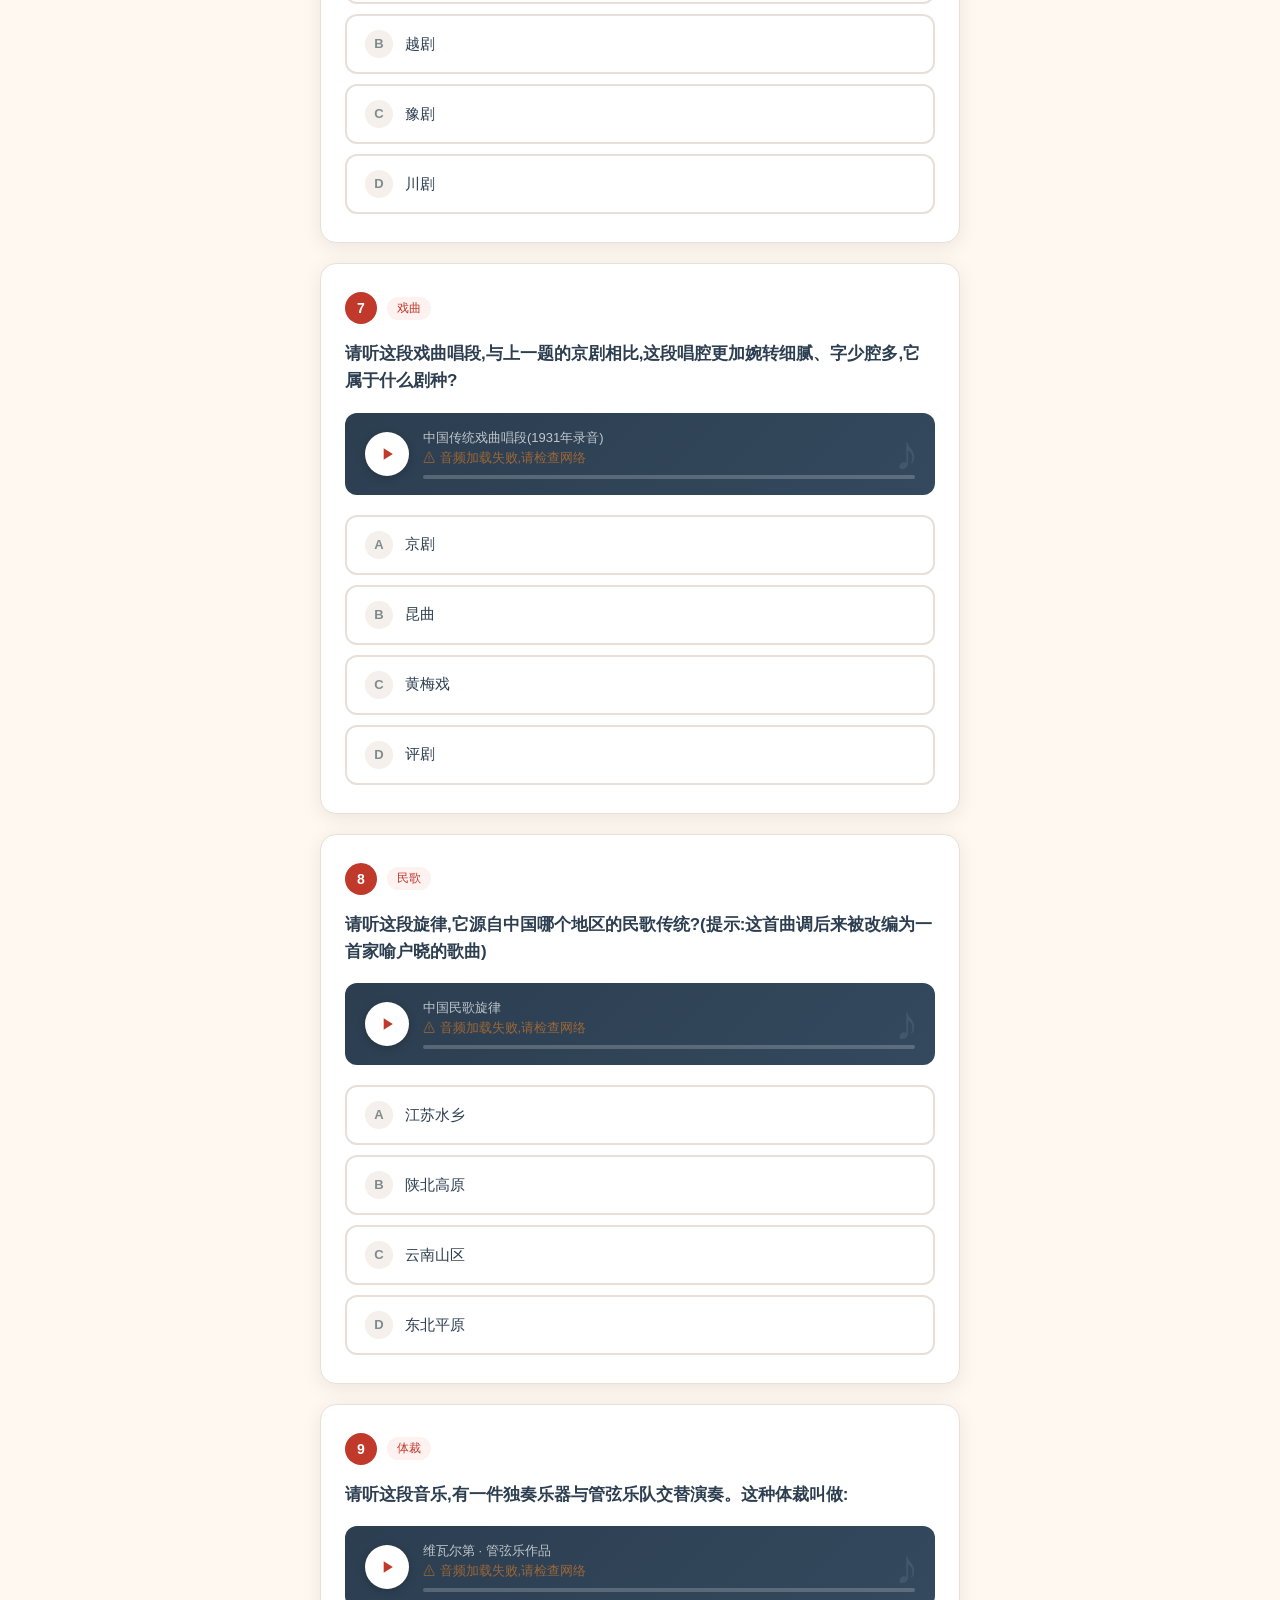
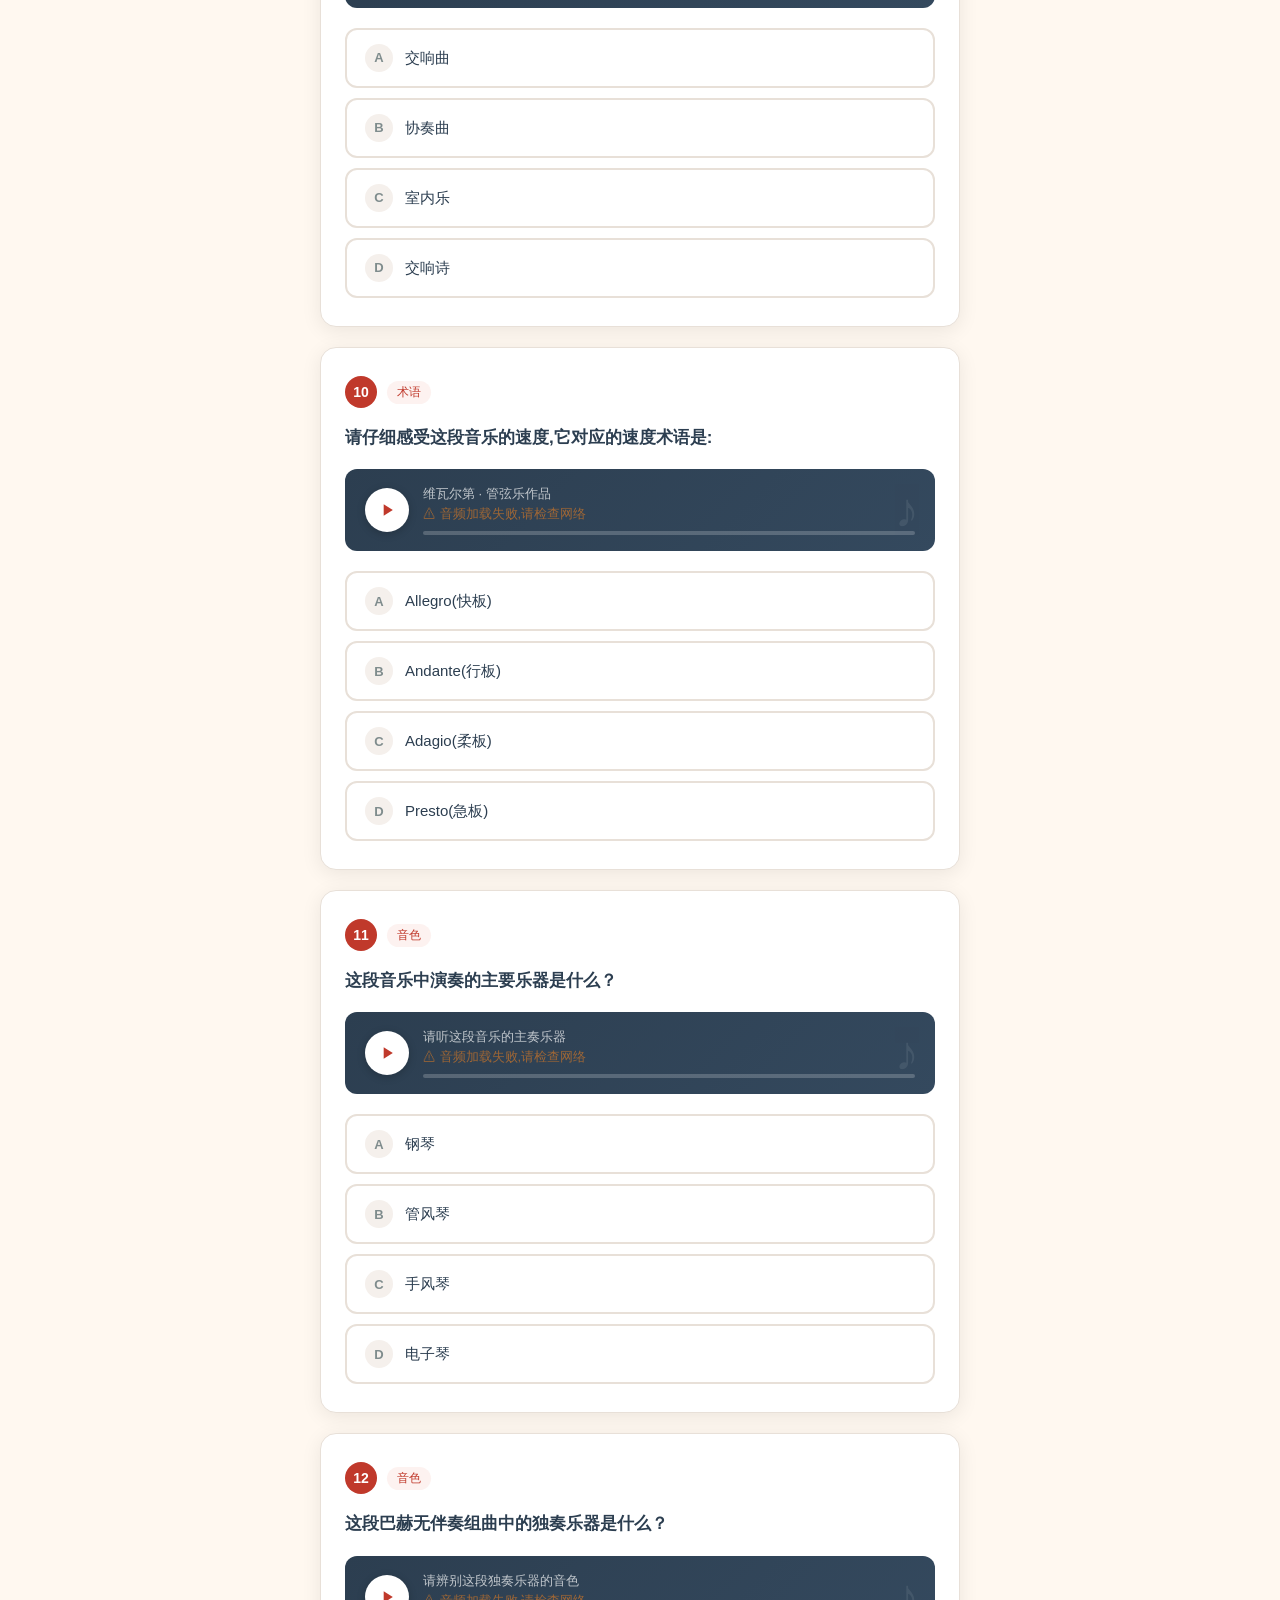
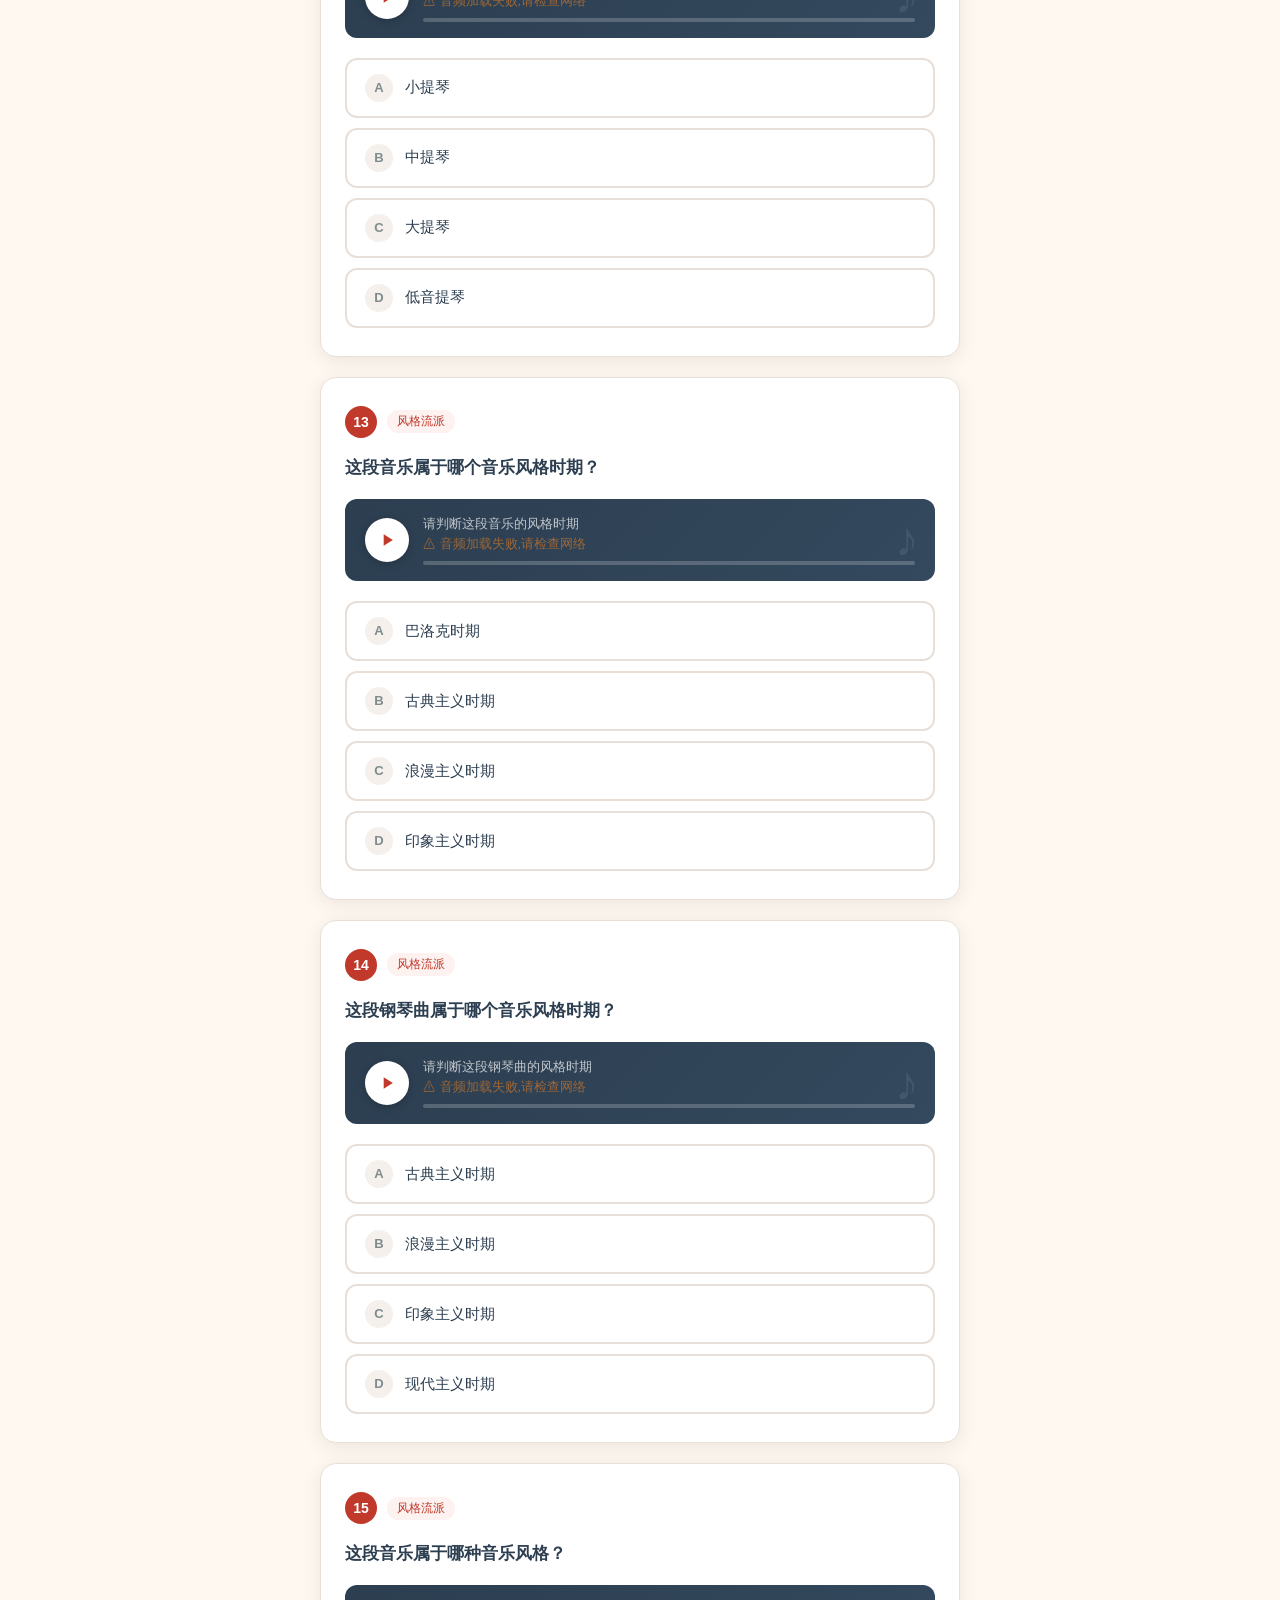
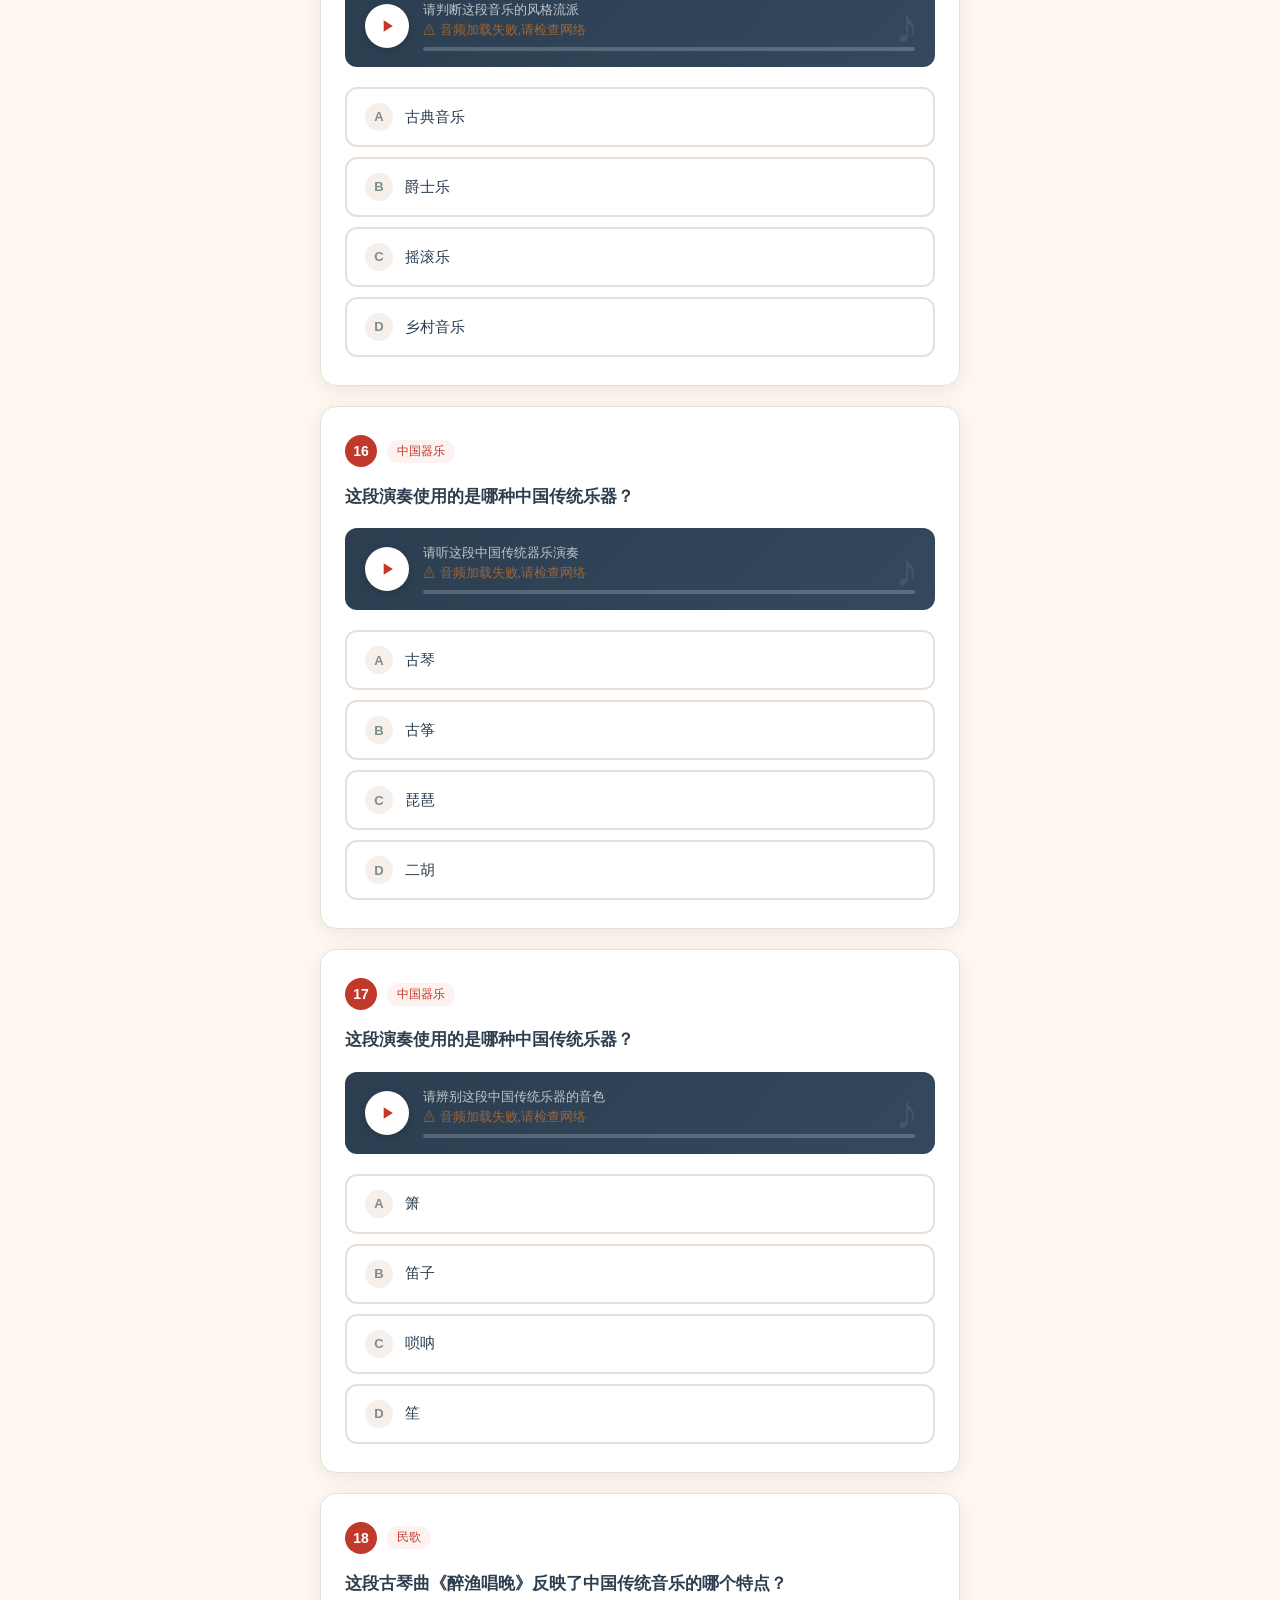
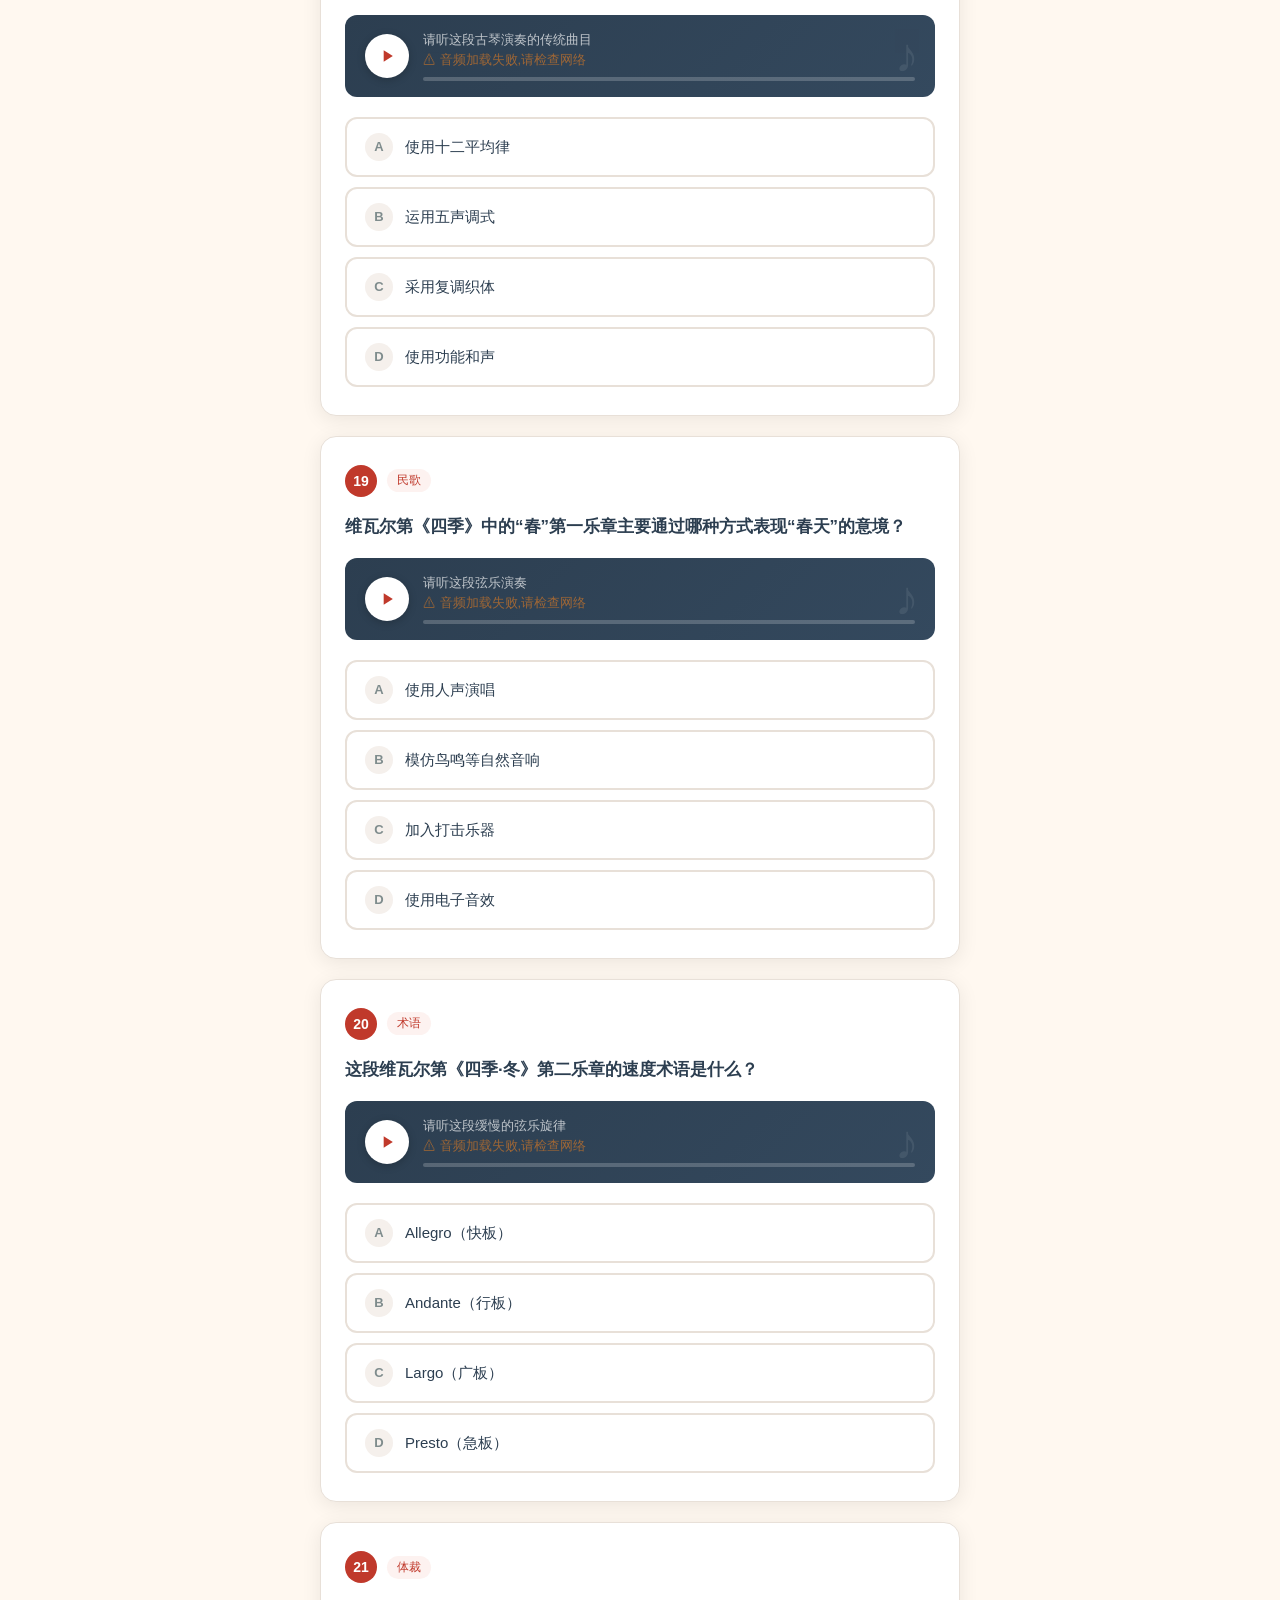
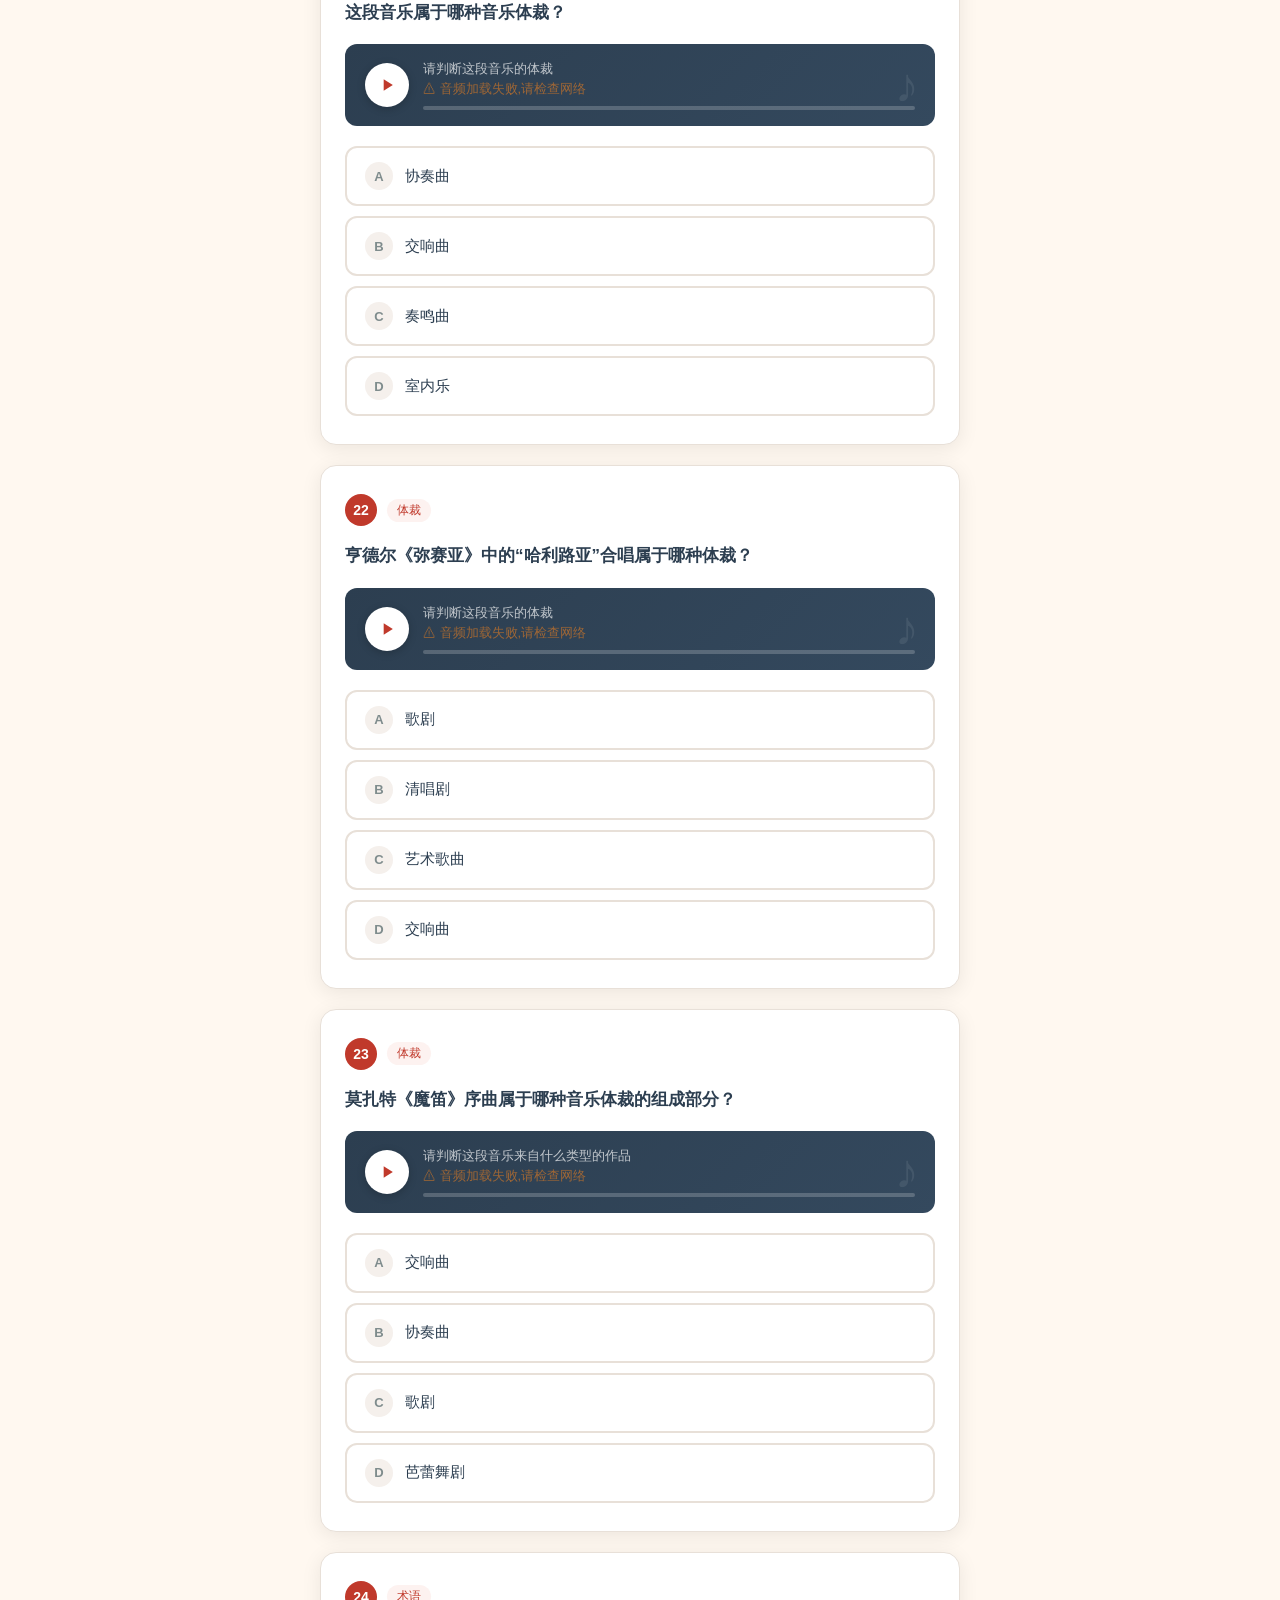
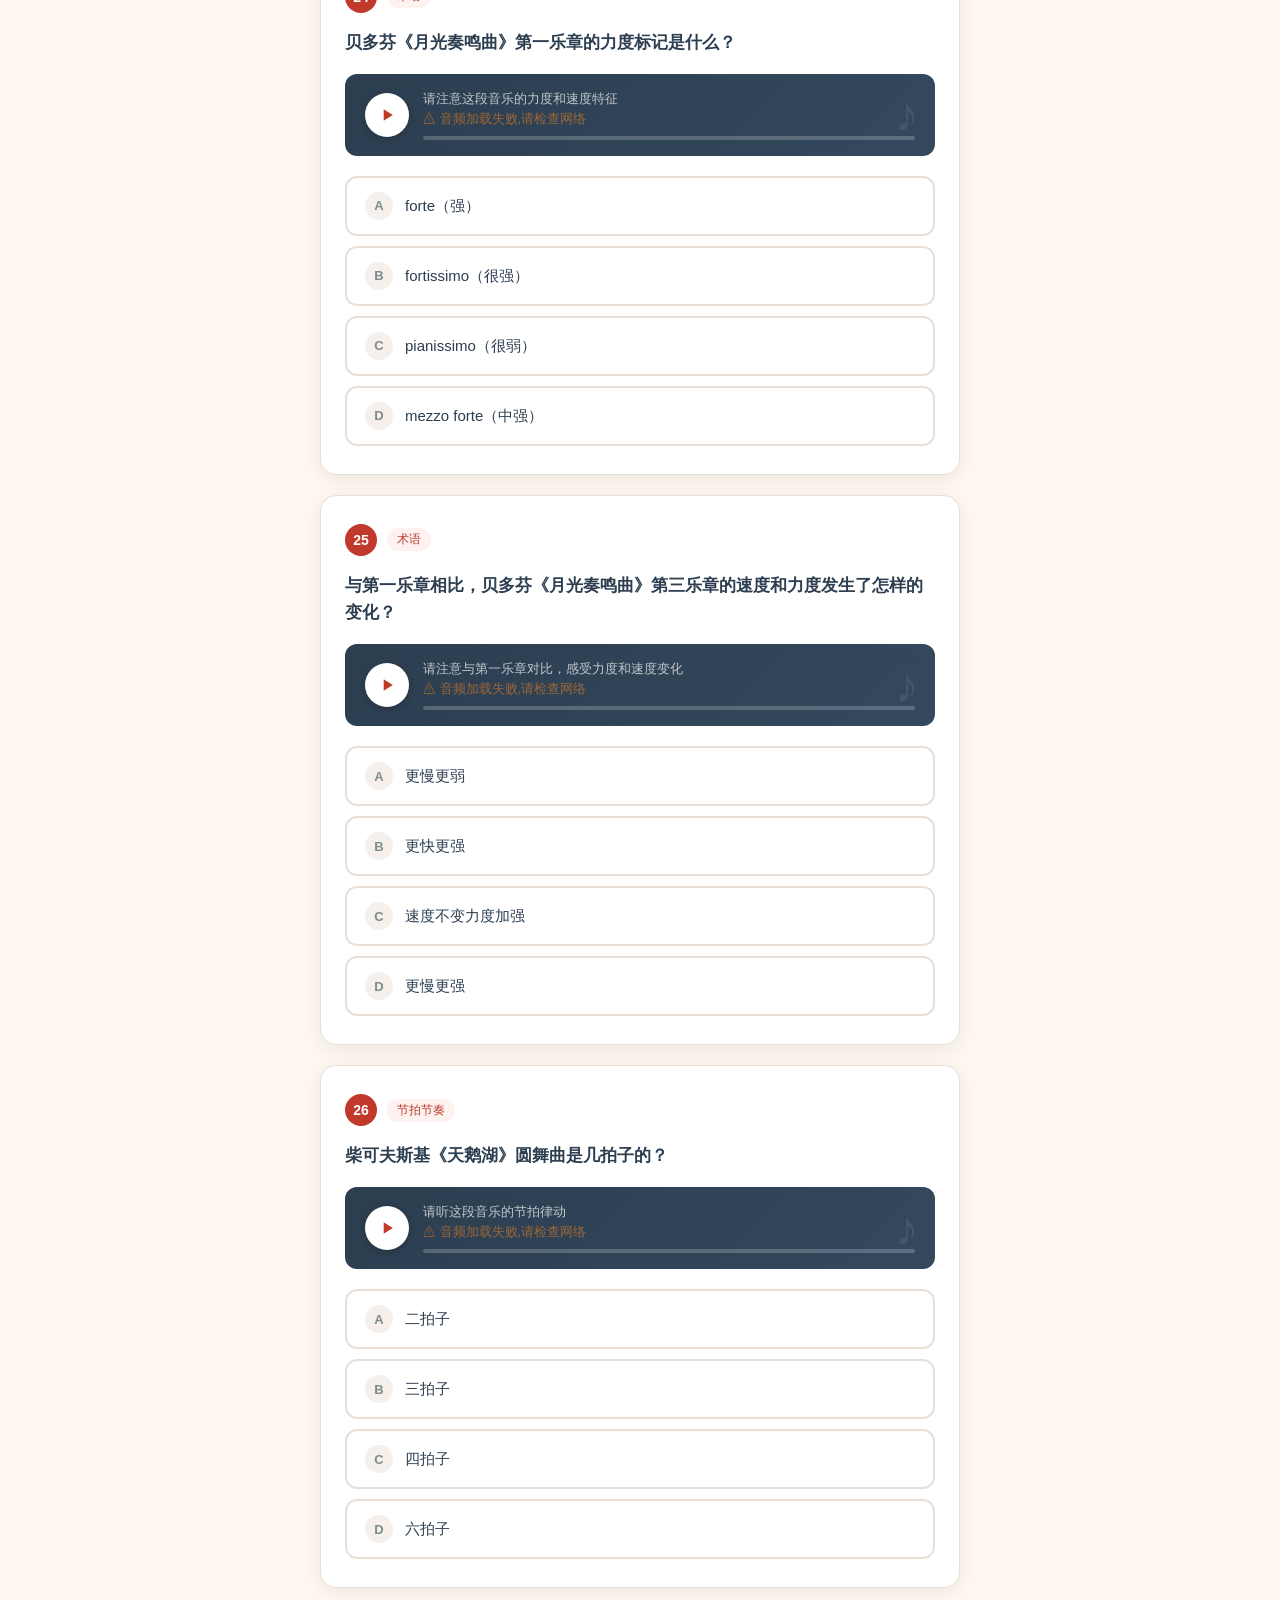
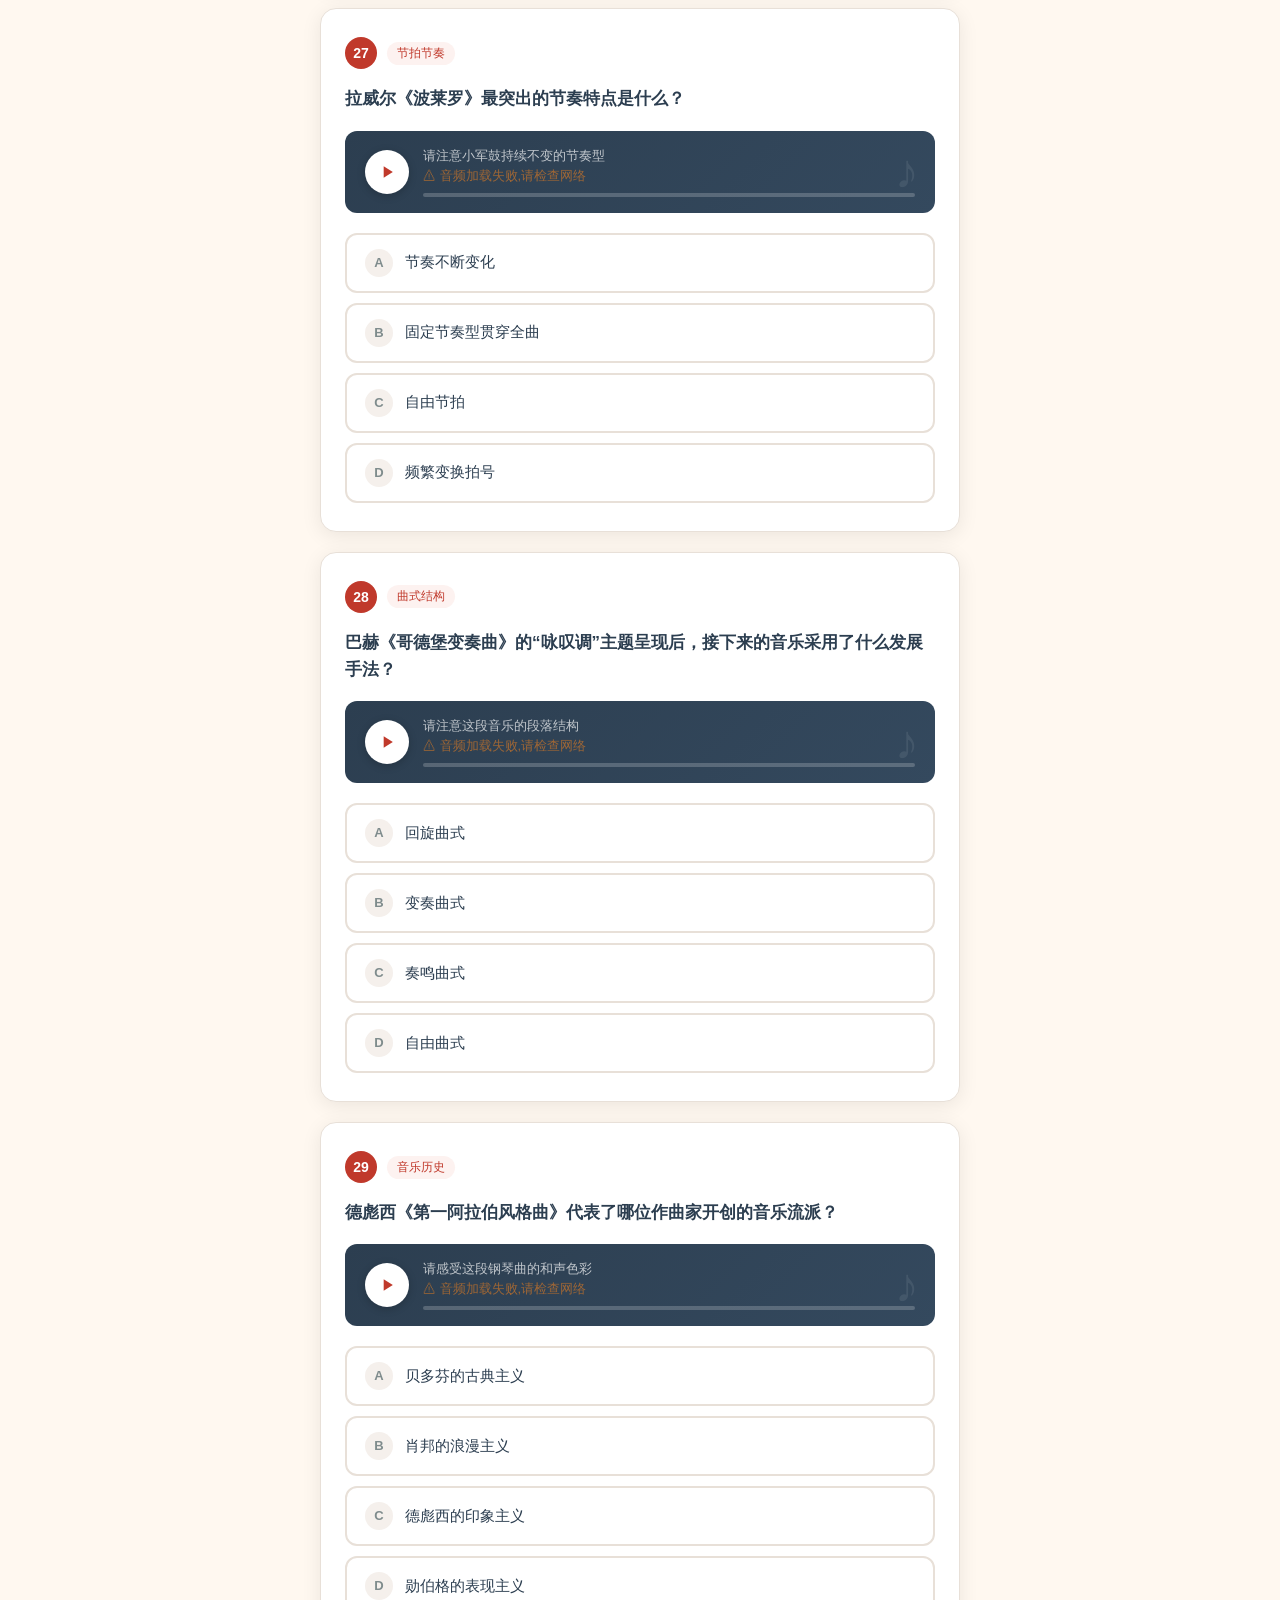
<file: music-quiz/index.html>
<!DOCTYPE html>
<html lang="zh-CN">
<head>
<meta charset="UTF-8">
<meta name="viewport" content="width=device-width, initial-scale=1.0">
<title>音乐常识听辨测试</title>
<style>
  :root {
    --primary: #C0392B;
    --primary-light: #E74C3C;
    --bg: #FFF8F0;
    --card: #FFFFFF;
    --text: #2C3E50;
    --text-light: #7F8C8D;
    --correct: #27AE60;
    --wrong: #E74C3C;
    --border: #E8E0D8;
    --shadow: 0 4px 20px rgba(0,0,0,0.08);
  }
  * { margin:0; padding:0; box-sizing:border-box; }
  body {
    font-family: -apple-system, "PingFang SC", "Microsoft YaHei", sans-serif;
    background: var(--bg);
    color: var(--text);
    min-height: 100vh;
    padding-bottom: 60px;
  }
  .header {
    background: linear-gradient(135deg, var(--primary) 0%, #922B21 100%);
    color: white;
    text-align: center;
    padding: 40px 20px 30px;
    position: relative;
    overflow: hidden;
  }
  .header::after {
    content: '♫ ♪ ♩ ♬';
    position: absolute;
    font-size: 120px;
    opacity: 0.06;
    top: -10px;
    right: -20px;
    letter-spacing: 20px;
    pointer-events: none;
  }
  .header h1 { font-size: 28px; font-weight: 700; margin-bottom: 8px; }
  .header p { font-size: 15px; opacity: 0.85; }

  .progress-bar {
    background: var(--card);
    padding: 16px 20px;
    display: flex;
    align-items: center;
    gap: 12px;
    border-bottom: 1px solid var(--border);
    position: sticky;
    top: 0;
    z-index: 100;
    box-shadow: 0 2px 8px rgba(0,0,0,0.04);
  }
  .progress-track {
    flex: 1;
    height: 8px;
    background: #EDE7E0;
    border-radius: 4px;
    overflow: hidden;
  }
  .progress-fill {
    height: 100%;
    background: linear-gradient(90deg, var(--primary), var(--primary-light));
    border-radius: 4px;
    transition: width 0.4s ease;
    width: 0%;
  }
  .progress-text { font-size: 14px; color: var(--text-light); white-space: nowrap; min-width: 60px; text-align: right; }

  .container { max-width: 680px; margin: 0 auto; padding: 20px; }

  .question-card {
    background: var(--card);
    border-radius: 16px;
    padding: 28px 24px;
    margin-bottom: 20px;
    box-shadow: var(--shadow);
    border: 1px solid var(--border);
    transition: transform 0.2s;
  }
  .question-card.answered { opacity: 0.95; }
  .question-card.correct-card { border-color: var(--correct); }
  .question-card.wrong-card { border-color: var(--wrong); }

  .q-header {
    display: flex;
    align-items: center;
    gap: 10px;
    margin-bottom: 16px;
  }
  .q-num {
    background: var(--primary);
    color: white;
    width: 32px; height: 32px;
    border-radius: 50%;
    display: flex;
    align-items: center;
    justify-content: center;
    font-size: 14px;
    font-weight: 700;
    flex-shrink: 0;
  }
  .q-tag {
    font-size: 12px;
    background: #FDF2F0;
    color: var(--primary);
    padding: 3px 10px;
    border-radius: 12px;
    font-weight: 500;
  }

  .q-text { font-size: 17px; font-weight: 600; line-height: 1.6; margin-bottom: 18px; }

  .audio-box {
    background: linear-gradient(135deg, #2C3E50, #34495E);
    border-radius: 12px;
    padding: 16px 20px;
    margin-bottom: 20px;
    display: flex;
    align-items: center;
    gap: 14px;
    color: white;
    position: relative;
    overflow: hidden;
  }
  .audio-box::before {
    content: '♪';
    position: absolute;
    right: 16px;
    font-size: 48px;
    opacity: 0.08;
  }
  .play-btn {
    width: 44px; height: 44px;
    background: white;
    border: none;
    border-radius: 50%;
    cursor: pointer;
    display: flex;
    align-items: center;
    justify-content: center;
    flex-shrink: 0;
    transition: transform 0.15s, box-shadow 0.15s;
    box-shadow: 0 2px 8px rgba(0,0,0,0.2);
  }
  .play-btn:hover { transform: scale(1.08); box-shadow: 0 4px 12px rgba(0,0,0,0.3); }
  .play-btn:active { transform: scale(0.95); }
  .play-btn svg { width: 20px; height: 20px; fill: var(--primary); }
  .audio-info { flex: 1; }
  .audio-label { font-size: 13px; opacity: 0.7; margin-bottom: 2px; }
  .audio-title { font-size: 15px; font-weight: 500; }
  .audio-time { font-size: 13px; opacity: 0.6; margin-top: 2px; }
  .audio-progress-wrap {
    width: 100%;
    height: 4px;
    background: rgba(255,255,255,0.2);
    border-radius: 2px;
    margin-top: 8px;
    cursor: pointer;
  }
  .audio-progress-bar {
    height: 100%;
    background: rgba(255,255,255,0.7);
    border-radius: 2px;
    width: 0%;
    transition: width 0.1s linear;
  }

  .options { display: flex; flex-direction: column; gap: 10px; }
  .option {
    border: 2px solid var(--border);
    border-radius: 12px;
    padding: 14px 18px;
    cursor: pointer;
    display: flex;
    align-items: center;
    gap: 12px;
    transition: all 0.2s;
    font-size: 15px;
    line-height: 1.5;
    user-select: none;
  }
  .option:hover:not(.disabled) { border-color: var(--primary); background: #FDF2F0; }
  .option.disabled { cursor: default; }
  .option .letter {
    width: 28px; height: 28px;
    border-radius: 50%;
    background: #F5F0EC;
    display: flex;
    align-items: center;
    justify-content: center;
    font-weight: 700;
    font-size: 13px;
    color: var(--text-light);
    flex-shrink: 0;
    transition: all 0.2s;
  }
  .option.selected { border-color: var(--primary); background: #FDF2F0; }
  .option.selected .letter { background: var(--primary); color: white; }
  .option.correct { border-color: var(--correct); background: #EAFAF1; }
  .option.correct .letter { background: var(--correct); color: white; }
  .option.wrong { border-color: var(--wrong); background: #FDEDEC; }
  .option.wrong .letter { background: var(--wrong); color: white; }

  .explanation {
    margin-top: 14px;
    padding: 14px 16px;
    background: #F8F4F0;
    border-radius: 10px;
    font-size: 14px;
    line-height: 1.6;
    color: var(--text-light);
    display: none;
    border-left: 3px solid var(--primary);
  }
  .explanation.show { display: block; animation: fadeIn 0.3s ease; }

  @keyframes fadeIn { from { opacity:0; transform:translateY(-6px); } to { opacity:1; transform:translateY(0); } }

  .result-card {
    background: var(--card);
    border-radius: 16px;
    padding: 40px 24px;
    text-align: center;
    box-shadow: var(--shadow);
    border: 1px solid var(--border);
    display: none;
  }
  .result-card.show { display: block; animation: fadeIn 0.4s ease; }
  .result-emoji { font-size: 64px; margin-bottom: 16px; }
  .result-score { font-size: 48px; font-weight: 800; color: var(--primary); margin-bottom: 6px; }
  .result-label { font-size: 16px; color: var(--text-light); margin-bottom: 24px; }
  .result-detail { font-size: 14px; color: var(--text-light); margin-bottom: 24px; line-height: 1.8; }
  .result-grade { font-size: 22px; font-weight: 700; margin-bottom: 24px; }

  .btn-restart {
    background: linear-gradient(135deg, var(--primary), #922B21);
    color: white;
    border: none;
    padding: 14px 36px;
    border-radius: 12px;
    font-size: 16px;
    font-weight: 600;
    cursor: pointer;
    transition: transform 0.15s, box-shadow 0.15s;
    box-shadow: 0 4px 12px rgba(192,57,43,0.3);
  }
  .btn-restart:hover { transform: translateY(-2px); box-shadow: 0 6px 16px rgba(192,57,43,0.4); }

  .source-note {
    text-align: center;
    padding: 20px;
    font-size: 12px;
    color: #BDC3C7;
    line-height: 1.6;
  }
  .source-note a { color: #95A5A6; }

  .loading-hint {
    background: #EBF5FB;
    border: 1px solid #AED6F1;
    border-radius: 10px;
    padding: 14px 18px;
    margin-bottom: 20px;
    font-size: 14px;
    color: #2E86C1;
    text-align: center;
    display: none;
  }
  .loading-hint.show { display: block; }

  @media (max-width: 480px) {
    .header { padding: 28px 16px 22px; }
    .header h1 { font-size: 22px; }
    .container { padding: 14px; }
    .question-card { padding: 20px 16px; }
    .q-text { font-size: 15px; }
    .option { padding: 12px 14px; font-size: 14px; }
  }
</style>
</head>
<body>

<div class="header">
  <h1>🎵 音乐常识听辨测试</h1>
  <p>共 30 题 · 涵盖十大板块 · 先听后答</p>
</div>

<div class="progress-bar">
  <div class="progress-track"><div class="progress-fill" id="progressFill"></div></div>
  <div class="progress-text" id="progressText">0 / 30</div>
</div>

<div class="container">
  <div class="loading-hint" id="loadingHint">
    ⏳ 音频正在加载中,首次打开可能需要几秒钟......
  </div>
  <div id="quizContainer"></div>
  <div class="result-card" id="resultCard">
    <div class="result-emoji" id="resultEmoji"></div>
    <div class="result-score" id="resultScore"></div>
    <div class="result-label">答对题数 / 总题数</div>
    <div class="result-grade" id="resultGrade"></div>
    <div class="result-detail" id="resultDetail"></div>
    <button class="btn-restart" onclick="restart()">🔄 重新测试</button>
  </div>
</div>

<div class="source-note">
  音频素材来自 <a href="https://commons.wikimedia.org" target="_blank">Wikimedia Commons</a>(公有领域 / CC 协议)<br>
  仅供教学练习使用
</div>

<script>
const WIKI = 'https://upload.wikimedia.org/wikipedia/commons';

const QUESTIONS = [
  {
    category: '音色',
    audio: `${WIKI}/7/7d/Oboe_Concerto_in_C_K.314_271k_I._Allegro_%28Mozart%29_European_Archive.ogg`,
    audioHint: '莫扎特 · 管弦乐作品片段',
    question: '请听这段音乐,独奏乐器属于管弦乐队中的哪个乐器组?',
    options: ['弓弦乐器组', '木管乐器组', '铜管乐器组', '打击乐器组'],
    answer: 1,
    explanation: '独奏乐器是双簧管(Oboe),属于木管乐器组。双簧管音色明亮、略带鼻音,是管弦乐队的"定音"乐器(乐队以双簧管 A 音来校音)。这首是莫扎特《C大调双簧管协奏曲 K.314》第一乐章。木管组还包括长笛、单簧管、大管等。'
  },
  {
    category: '音色',
    audio: `${WIKI}/5/51/Pipa_-_sound.ogg`,
    audioHint: '中国传统乐器音色',
    question: '请听这段音乐,演奏的中国传统乐器是:',
    options: ['古筝', '二胡', '琵琶', '竹笛'],
    answer: 2,
    explanation: '这是琵琶的音色。琵琶是中国传统弹拨乐器,有"民乐之王"之称。音色清脆明亮,既能表现武曲的激烈(如《十面埋伏》),也能表现文曲的细腻(如《春江花月夜》)。演奏技法丰富,有弹、挑、轮、扫等。'
  },
  {
    category: '音色',
    audio: `${WIKI}/3/30/%E6%B1%9F%E6%B2%B3%E6%B0%B4.ogg`,
    audioHint: '中国传统器乐曲',
    question: '请听这段音乐,主奏乐器属于哪一类?',
    options: ['弹拨乐器', '弓弦乐器', '吹管乐器', '打击乐器'],
    answer: 1,
    explanation: '这是二胡演奏的《江河水》,二胡属于弓弦乐器(拉弦乐器)。《江河水》原为东北民间乐曲,经二胡演奏家闵惠芬改编后广为流传,以凄婉哀怨的旋律著称。二胡用弓毛摩擦两根弦发声,音色接近人声,表现力极强。'
  },
  {
    category: '风格流派',
    audio: `${WIKI}/d/d8/988-aria.lehman1.ogg`,
    audioHint: '键盘乐作品',
    question: '请听这段键盘乐作品,它属于哪个音乐时期的风格?',
    options: ['巴洛克时期', '古典主义时期', '浪漫主义时期', '印象主义时期'],
    answer: 0,
    explanation: '这是巴赫《哥德堡变奏曲 BWV 988》的"咏叹调"主题,属于巴洛克时期(约1600-1750)。巴洛克音乐的典型特征:装饰音丰富、复调织体、持续低音、节奏均匀稳定。巴赫是巴洛克晚期最重要的作曲家,被誉为"音乐之父"。'
  },
  {
    category: '风格流派',
    audio: `${WIKI}/b/be/Clair_de_lune_%28Claude_Debussy%29_Suite_bergamasque.ogg`,
    audioHint: '钢琴独奏作品',
    question: '请听这段钢琴曲,它属于什么音乐风格?',
    options: ['古典主义', '浪漫主义', '印象主义', '表现主义'],
    answer: 2,
    explanation: '这是德彪西的《月光》(Clair de lune),选自《贝加马斯克组曲》,是印象主义音乐的代表作。印象主义音乐(约1890-1920)注重色彩和氛围的营造,和声朦胧飘逸、旋律片段化、力求"声音的光影"效果。代表人物:德彪西、拉威尔。'
  },
  {
    category: '戏曲',
    audio: `${WIKI}/3/39/Hsi-pi_Tso_fang_Tsao_%281931%29.ogg`,
    audioHint: '中国传统戏曲唱段(1931年录音)',
    question: '请听这段戏曲唱段,它属于什么剧种?',
    options: ['京剧', '越剧', '豫剧', '川剧'],
    answer: 0,
    explanation: '这是一段京剧"西皮"唱腔的历史录音。京剧以"西皮"和"二黄"两种声腔为主--西皮明快激越,二黄沉稳凝重。京剧是中国"国粹",伴奏以京胡为主,唱腔高亢有力。四大行当:生、旦、净、丑。'
  },
  {
    category: '戏曲',
    audio: `${WIKI}/8/8e/Kun-ch%27%C3%BC_P%27i-p%27a-chi_%281931%29.ogg`,
    audioHint: '中国传统戏曲唱段(1931年录音)',
    question: '请听这段戏曲唱段,与上一题的京剧相比,这段唱腔更加婉转细腻、字少腔多,它属于什么剧种?',
    options: ['京剧', '昆曲', '黄梅戏', '评剧'],
    answer: 1,
    explanation: '这是昆曲《琵琶记》的历史录音。昆曲被誉为"百戏之祖",是中国最古老的戏曲剧种之一(2001年列入联合国非遗)。特点:唱腔婉转细腻、"字少腔多"(一个字拖很长的腔)、伴奏以曲笛为主。与京剧的高亢激越形成鲜明对比。'
  },
  {
    category: '民歌',
    audio: `${WIKI}/1/18/Baima_Diao.ogg`,
    audioHint: '中国民歌旋律',
    question: '请听这段旋律,它源自中国哪个地区的民歌传统?(提示:这首曲调后来被改编为一首家喻户晓的歌曲)',
    options: ['江苏水乡', '陕北高原', '云南山区', '东北平原'],
    answer: 1,
    explanation: '这是陕北民歌《白马调》(又名《骑白马》)的旋律,属于陕北"信天游"。1943年,农民歌手李有源以这首曲调填词创作了《东方红》,从此传遍全国。信天游是陕北地区最具代表性的山歌体裁,旋律高亢辽阔,节奏自由舒展。'
  },
  {
    category: '体裁',
    audio: `${WIKI}/f/ff/Vivaldi_-_Four_Seasons_1_Spring_mvt_1_Allegro_-_John_Harrison_violin.oga`,
    audioHint: '维瓦尔第 · 管弦乐作品',
    question: '请听这段音乐,有一件独奏乐器与管弦乐队交替演奏。这种体裁叫做:',
    options: ['交响曲', '协奏曲', '室内乐', '交响诗'],
    answer: 1,
    explanation: '这是维瓦尔第《四季》之"春"第一乐章,是一首小提琴协奏曲。协奏曲(Concerto)的核心特征:独奏乐器与管弦乐队的"竞奏"与"协奏",独奏段落展示高超技巧。协奏曲通常为三个乐章:快-慢-快。与交响曲不同,交响曲没有固定的独奏乐器。'
  },
  {
    category: '术语',
    audio: `${WIKI}/5/55/Vivaldi_-_Four_Seasons_2_Summer_mvt_2_Adagio_-_John_Harrison_violin.oga`,
    audioHint: '维瓦尔第 · 管弦乐作品',
    question: '请仔细感受这段音乐的速度,它对应的速度术语是:',
    options: ['Allegro(快板)', 'Andante(行板)', 'Adagio(柔板)', 'Presto(急板)'],
    answer: 2,
    explanation: '这是维瓦尔第《四季》之“夏”第二乐章，速度标记为 Adagio（柔板）。常见速度术语从慢到快：Largo（广板）→ Adagio（柔板，每分钟约56-68拍）→ Andante（行板）→ Moderato（中板）→ Allegro（快板）→ Vivace（活泼的快板）→ Presto（急板）。'
  },
  {
    category: '音色',
    audio: `${WIKI}/b/be/Toccata_et_Fugue_BWV565.ogg`,
    audioHint: '请听这段音乐的主奏乐器',
    question: '这段音乐中演奏的主要乐器是什么？',
    options: ['钢琴', '管风琴', '手风琴', '电子琴'],
    answer: 1,
    explanation: '这是巴赫《d小调托卡塔与赋格》BWV565，由管风琴演奏。管风琴音色庄严浑厚，泛音丰富，具有教堂般的共鸣效果，与钢琴的击弦发声有本质区别。管风琴是巴洛克时期最重要的键盘乐器之一。'
  },
  {
    category: '音色',
    audio: `${WIKI}/4/43/JOHN_MICHEL_CELLO-J_S_BACH_CELLO_SUITE_1_in_G_Prelude.ogg`,
    audioHint: '请辨别这段独奏乐器的音色',
    question: '这段巴赫无伴奏组曲中的独奏乐器是什么？',
    options: ['小提琴', '中提琴', '大提琴', '低音提琴'],
    answer: 2,
    explanation: '这是巴赫《G大调第一无伴奏大提琴组曲》前奏曲。大提琴音域比小提琴低两个八度，音色温暖深沉而富有歌唱性。与小提琴的明亮高亢不同，大提琴的中低音区浑厚醇美，常被比喻为最接近人声的乐器。'
  },
  {
    category: '风格流派',
    audio: `${WIKI}/6/68/Mozart_K525_Serenade_in_G_Major_1_-_Allegro.ogg`,
    audioHint: '请判断这段音乐的风格时期',
    question: '这段音乐属于哪个音乐风格时期？',
    options: ['巴洛克时期', '古典主义时期', '浪漫主义时期', '印象主义时期'],
    answer: 1,
    explanation: '这是莫扎特《G大调弦乐小夜曲》K.525第一乐章。古典主义时期音乐的特点是结构均衡对称、旋律优美清晰、织体简洁明朗，追求形式的完美和理性之美。莫扎特是古典主义时期最具代表性的作曲家之一。'
  },
  {
    category: '风格流派',
    audio: `${WIKI}/5/5c/Frederic_Chopin_-_Nocturne_Eb_major_Opus_9,_number_2.ogg`,
    audioHint: '请判断这段钢琴曲的风格时期',
    question: '这段钢琴曲属于哪个音乐风格时期？',
    options: ['古典主义时期', '浪漫主义时期', '印象主义时期', '现代主义时期'],
    answer: 1,
    explanation: '这是肖邦《降E大调夜曲》Op.9 No.2。浪漫主义时期音乐强调个人情感的表达，旋律富有歌唱性和抒情性，和声色彩丰富。肖邦的夜曲以诗意的旋律和细腻的情感表达著称，是浪漫主义钢琴音乐的典范。'
  },
  {
    category: '风格流派',
    audio: `${WIKI}/6/62/OriginalDixielandJassBand-JazzMeBlues.ogg`,
    audioHint: '请判断这段音乐的风格流派',
    question: '这段音乐属于哪种音乐风格？',
    options: ['古典音乐', '爵士乐', '摇滚乐', '乡村音乐'],
    answer: 1,
    explanation: '这是Original Dixieland Jass Band演奏的早期爵士乐。爵士乐的特征包括切分节奏（Swing）、即兴演奏、蓝调音阶的运用，以及铜管乐器和单簧管等乐器的特色音色。迪克西兰爵士是爵士乐最早的风格之一。'
  },
  {
    category: '中国器乐',
    audio: `${WIKI}/6/60/Guqin-Yangguan_Sandie.ogg`,
    audioHint: '请听这段中国传统器乐演奏',
    question: '这段演奏使用的是哪种中国传统乐器？',
    options: ['古琴', '古筝', '琵琶', '二胡'],
    answer: 0,
    explanation: '这是古琴曲《阳关三叠》。古琴音色古朴淡雅、含蓄深远，具有独特的“散、按、泛”三种音色。与古筝的清脆明亮不同，古琴声音更为低沉内敛，是中国最古老的弹拨乐器之一，被列入联合国非物质文化遗产。'
  },
  {
    category: '中国器乐',
    audio: `${WIKI}/a/a5/DiZi_Chinese_Flute_Sample.ogg`,
    audioHint: '请辨别这段中国传统乐器的音色',
    question: '这段演奏使用的是哪种中国传统乐器？',
    options: ['箫', '笛子', '唢呐', '笙'],
    answer: 1,
    explanation: '这是竹笛（笛子）的音色示范。笛子音色清脆明亮、穿透力强，其特有的“笛膜”振动产生独特的明亮共鸣。与箫的幽静柔和不同，笛子更为嚠亮活泼。笛子是中国民族管弦乐队中重要的旋律乐器。'
  },
  {
    category: '民歌',
    audio: `${WIKI}/5/52/Guqin-Zuiyu_Changwan.ogg`,
    audioHint: '请听这段古琴演奏的传统曲目',
    question: '这段古琴曲《醉渔唱晚》反映了中国传统音乐的哪个特点？',
    options: ['使用十二平均律', '运用五声调式', '采用复调织体', '使用功能和声'],
    answer: 1,
    explanation: '《醉渔唱晚》是一首著名古琴曲，使用中国传统五声调式（宫商角征羽）。中国传统音乐以五声调式为基础，不同于西方的大小调体系。五声音阶去掉了半音关系，形成了中国音乐独特的韵味。'
  },
  {
    category: '民歌',
    audio: `${WIKI}/f/ff/Vivaldi_-_Four_Seasons_1_Spring_mvt_1_Allegro_-_John_Harrison_violin.oga`,
    audioHint: '请听这段弦乐演奏',
    question: '维瓦尔第《四季》中的“春”第一乐章主要通过哪种方式表现“春天”的意境？',
    options: ['使用人声演唱', '模仿鸟鸣等自然音响', '加入打击乐器', '使用电子音效'],
    answer: 1,
    explanation: '维瓦尔第《四季·春》第一乐章通过小提琴的颤音和快速音型模仿鸟鸣、潺潺流水等春天景象。这是标题音乐（Program Music）的早期范例，作曲家通过音乐语言描绘自然场景，属于巴洛克时期的重要创作手法。'
  },
  {
    category: '术语',
    audio: `${WIKI}/b/b1/11_-_Vivaldi_Winter_mvt_2_Largo_-_John_Harrison_violin.ogg`,
    audioHint: '请听这段缓慢的弦乐旋律',
    question: '这段维瓦尔第《四季·冬》第二乐章的速度术语是什么？',
    options: ['Allegro（快板）', 'Andante（行板）', 'Largo（广板）', 'Presto（急板）'],
    answer: 2,
    explanation: '这是维瓦尔第《四季·冬》第二乐章，标记为Largo（广板）。Largo是最慢的速度术语之一，表示宽广、庄严的慢速。在该乐章中，小提琴奏出温暖如歌的旋律，描绘冬日壁炉前的宁静时光。'
  },
  {
    category: '体裁',
    audio: `${WIKI}/5/5b/Ludwig_van_Beethoven_-_Symphonie_5_c-moll_-_1._Allegro_con_brio.ogg`,
    audioHint: '请判断这段音乐的体裁',
    question: '这段音乐属于哪种音乐体裁？',
    options: ['协奏曲', '交响曲', '奏鸣曲', '室内乐'],
    answer: 1,
    explanation: '这是贝多芬《c小调第五交响曲》（命运）第一乐章。交响曲是由管弦乐队演奏的大型多乐章套曲，通常包含四个乐章。与协奏曲（有独奏乐器）和奏鸣曲（独奏或少数乐器）不同，交响曲展现了乐队的全部音响效果。'
  },
  {
    category: '体裁',
    audio: `${WIKI}/c/ce/Handel_-_messiah_-_44_hallelujah.ogg`,
    audioHint: '请判断这段音乐的体裁',
    question: '亨德尔《弥赛亚》中的“哈利路亚”合唱属于哪种体裁？',
    options: ['歌剧', '清唱剧', '艺术歌曲', '交响曲'],
    answer: 1,
    explanation: '《弥赛亚》是亨德尔最著名的清唱剧（Oratorio）。清唱剧与歌剧的区别在于：清唱剧通常取材宗教题材，没有布景、服装和动作表演，以合唱为主体。“哈利路亚”合唱是清唱剧中最广为人知的段落之一。'
  },
  {
    category: '体裁',
    audio: `${WIKI}/0/08/Mozart_-_Magic_Flute_Overture.ogg`,
    audioHint: '请判断这段音乐来自什么类型的作品',
    question: '莫扎特《魔笛》序曲属于哪种音乐体裁的组成部分？',
    options: ['交响曲', '协奏曲', '歌剧', '芭蕾舞剧'],
    answer: 2,
    explanation: '《魔笛》是莫扎特创作的歌剧（Opera），序曲是歌剧开幕前由管弦乐队演奏的器乐段落。歌剧是融合音乐、戏剧、文学、舞蹈等多种艺术形式的综合舞台艺术，包含咏叹调、宣叙调、合唱、序曲等部分。'
  },
  {
    category: '术语',
    audio: `${WIKI}/d/d0/Moonlight_Sonata.ogg`,
    audioHint: '请注意这段音乐的力度和速度特征',
    question: '贝多芬《月光奏鸣曲》第一乐章的力度标记是什么？',
    options: ['forte（强）', 'fortissimo（很强）', 'pianissimo（很弱）', 'mezzo forte（中强）'],
    answer: 2,
    explanation: '贝多芬《月光奏鸣曲》第一乐章标记为pp（pianissimo，很弱），要求全曲在极轻柔的力度下演奏。这种弱奏营造出月夜般静谧朦胧的氛围。力度术语从弱到强依次为：pp-p-mp-mf-f-ff。'
  },
  {
    category: '术语',
    audio: `${WIKI}/d/d4/Beethoven_Moonlight_3rd_movement.ogg`,
    audioHint: '请注意与第一乐章对比，感受力度和速度变化',
    question: '与第一乐章相比，贝多芬《月光奏鸣曲》第三乐章的速度和力度发生了怎样的变化？',
    options: ['更慢更弱', '更快更强', '速度不变力度加强', '更慢更强'],
    answer: 1,
    explanation: '《月光奏鸣曲》第三乐章标记为Presto agitato（急板，激动地），力度为ff（很强），与第一乐章的Adagio sostenuto/pp形成强烈对比。这种乐章间的速度力度对比是奏鸣曲套曲结构的重要表现手段。'
  },
  {
    category: '节拍节奏',
    audio: `${WIKI}/b/bb/Tchaikovsky_Swan_Lake_Op.20_No.2.Waltz.ogg`,
    audioHint: '请听这段音乐的节拍律动',
    question: '柴可夫斯基《天鹅湖》圆舞曲是几拍子的？',
    options: ['二拍子', '三拍子', '四拍子', '六拍子'],
    answer: 1,
    explanation: '圆舞曲（Waltz）是三拍子舞曲，具有“强-弱-弱”的节拍特征。听感上有明显的旋转流动感，第一拍重音突出。三拍子是圆舞曲的标志性特征，与进行曲的二拍子、大多数流行歌曲的四拍子形成鲜明区别。'
  },
  {
    category: '节拍节奏',
    audio: `${WIKI}/c/c3/Bolero-Maurice_Ravel-1930.ogg`,
    audioHint: '请注意小军鼓持续不变的节奏型',
    question: '拉威尔《波莱罗》最突出的节奏特点是什么？',
    options: ['节奏不断变化', '固定节奏型贯穿全曲', '自由节拍', '频繁变换拍号'],
    answer: 1,
    explanation: '拉威尔《波莱罗》最显著的特征是小军鼓自始至终重复同一个固定节奏型（Ostinato），全曲约15分钟内节奏从未改变。作品通过不断叠加不同乐器来实现音色和力度的渐变，是管弦乐配器法的经典教材。'
  },
  {
    category: '曲式结构',
    audio: `${WIKI}/d/d8/988-aria.lehman1.ogg`,
    audioHint: '请注意这段音乐的段落结构',
    question: '巴赫《哥德堡变奏曲》的“咏叹调”主题呈现后，接下来的音乐采用了什么发展手法？',
    options: ['回旋曲式', '变奏曲式', '奏鸣曲式', '自由曲式'],
    answer: 1,
    explanation: '《哥德堡变奏曲 BWV 988》是变奏曲式的典范之作。先呈现一个“咏叹调”主题，然后基于该主题的和声进行的变化和发展展开30个变奏。变奏曲式的核心是：主题不变→在此基础上做旋律、节奏、织体等变化。'
  },
  {
    category: '音乐历史',
    audio: `${WIKI}/0/0f/Claude_Debussy_-_Premi%C3%A8re_Arabesque_-_Patrizia_Prati.ogg`,
    audioHint: '请感受这段钢琴曲的和声色彩',
    question: '德彪西《第一阿拉伯风格曲》代表了哪位作曲家开创的音乐流派？',
    options: ['贝多芬的古典主义', '肖邦的浪漫主义', '德彪西的印象主义', '勋伯格的表现主义'],
    answer: 2,
    explanation: '德彪西是印象主义音乐的开创者。印象主义音乐受法国印象派绘画影响，追求朦胧的色彩和瞬间的感觉印象，大量运用全音阶、平行和弦、模糊的调性，营造出如水彩画般梦幻飘渺的音响效果。'
  },
  {
    category: '音乐历史',
    audio: `${WIKI}/2/25/Johann_Sebastian_Bach_-_Sonata_for_Violin_and_Cembalo_in_C_minor_-_Siciliana.ogg`,
    audioHint: '请注意这段音乐中的乐器组合和织体特征',
    question: '这段巴赫的小提琴与古钢琴奏鸣曲属于哪个音乐历史时期？',
    options: ['文艺复兴时期', '巴洛克时期', '古典主义时期', '浪漫主义时期'],
    answer: 1,
    explanation: '巴赫是巴洛克时期（约1600-1750）最伟大的作曲家之一。巴洛克音乐的特征包括：通奏低音（数字低音）、复调织体、装饰音丰富、使用羽管键琴等古键盘乐器。这首作品的小提琴配羽管键琴正是巴洛克室内乐的典型编制。'
  }
];

let answered = 0;
let score = 0;
let audioElements = {};
let playingId = null;
let loadedCount = 0;

function renderQuiz() {
  const container = document.getElementById('quizContainer');
  container.innerHTML = '';
  const hint = document.getElementById('loadingHint');
  hint.classList.add('show');
  loadedCount = 0;

  QUESTIONS.forEach((q, i) => {
    const letters = ['A','B','C','D'];
    const card = document.createElement('div');
    card.className = 'question-card';
    card.id = `q${i}`;
    card.innerHTML = `
      <div class="q-header">
        <div class="q-num">${i+1}</div>
        <div class="q-tag">${q.category}</div>
      </div>
      <div class="q-text">${q.question}</div>
      <div class="audio-box">
        <button class="play-btn" onclick="togglePlay(${i})" id="playBtn${i}">
          <svg viewBox="0 0 24 24" id="playIcon${i}"><polygon points="8,5 19,12 8,19"/></svg>
        </button>
        <div class="audio-info">
          <div class="audio-label">${q.audioHint}</div>
          <div class="audio-time" id="audioTime${i}">加载中...</div>
          <div class="audio-progress-wrap" onclick="seekAudio(event, ${i})">
            <div class="audio-progress-bar" id="audioBar${i}"></div>
          </div>
        </div>
      </div>
      <div class="options">
        ${q.options.map((opt, j) => `
          <div class="option" id="opt${i}_${j}" onclick="selectOption(${i},${j})">
            <div class="letter">${letters[j]}</div>
            <div>${opt}</div>
          </div>
        `).join('')}
      </div>
      <div class="explanation" id="exp${i}">${q.explanation}</div>
    `;
    container.appendChild(card);

    const audio = new Audio();
    audio.preload = 'metadata';
    // Try mp3 transcoded version first (Safari compatible), fallback to original
    const oggUrl = q.audio;
    const filename = oggUrl.split('/').pop();
    const mp3Url = oggUrl.replace('/commons/', '/commons/transcoded/') + '/' + filename + '.mp3';
    let fallbackStage = 0; // 0=mp3, 1=ogg direct, 2=give up
    audio.src = mp3Url;
    // Limit playback to 30 seconds
    audio.addEventListener('loadedmetadata', () => {
      const displayDur = Math.min(audio.duration, 30);
      document.getElementById(`audioTime${i}`).textContent = `0:00 / ${formatTime(displayDur)}`;
      loadedCount++;
      if (loadedCount >= QUESTIONS.length) hint.classList.remove('show');
    });
    audio.addEventListener('timeupdate', () => {
      // Stop at 30 seconds
      if (audio.currentTime >= 30) {
        audio.pause();
        audio.currentTime = 0;
        document.getElementById(`playIcon${i}`).innerHTML = '<polygon points="8,5 19,12 8,19"/>';
        document.getElementById(`audioBar${i}`).style.width = '0%';
        if (playingId === i) playingId = null;
        return;
      }
      updateTime(i);
    });
    audio.addEventListener('ended', () => {
      document.getElementById(`playIcon${i}`).innerHTML = '<polygon points="8,5 19,12 8,19"/>';
      document.getElementById(`audioBar${i}`).style.width = '0%';
      playingId = null;
    });
    audio.addEventListener('error', () => {
      fallbackStage++;
      if (fallbackStage === 1) {
        audio.src = oggUrl; // fallback to original ogg/oga
        return;
      }
      document.getElementById(`audioTime${i}`).textContent = '⚠ 音频加载失败,请检查网络';
      document.getElementById(`audioTime${i}`).style.color = '#E67E22';
      loadedCount++;
      if (loadedCount >= QUESTIONS.length) hint.classList.remove('show');
    });
    audioElements[i] = audio;
  });

  // Fallback: hide loading hint after 8s
  setTimeout(() => hint.classList.remove('show'), 8000);
}

function togglePlay(idx) {
  const audio = audioElements[idx];
  if (!audio) return;

  if (playingId !== null && playingId !== idx) {
    audioElements[playingId].pause();
    document.getElementById(`playIcon${playingId}`).innerHTML = '<polygon points="8,5 19,12 8,19"/>';
  }

  if (audio.paused) {
    audio.play().catch(() => {
      document.getElementById(`audioTime${idx}`).textContent = '⚠ 无法播放';
      document.getElementById(`audioTime${idx}`).style.color = '#E67E22';
    });
    document.getElementById(`playIcon${idx}`).innerHTML = '<rect x="6" y="5" width="4" height="14" rx="1"/><rect x="14" y="5" width="4" height="14" rx="1"/>';
    playingId = idx;
  } else {
    audio.pause();
    document.getElementById(`playIcon${idx}`).innerHTML = '<polygon points="8,5 19,12 8,19"/>';
    playingId = null;
  }
}

function seekAudio(e, idx) {
  const audio = audioElements[idx];
  if (!audio || !audio.duration) return;
  const rect = e.currentTarget.getBoundingClientRect();
  const pct = Math.max(0, Math.min(1, (e.clientX - rect.left) / rect.width));
  audio.currentTime = pct * audio.duration;
}

function updateTime(idx) {
  const audio = audioElements[idx];
  const maxDur = Math.min(audio.duration, 30);
  const cur = formatTime(Math.min(audio.currentTime, 30));
  const dur = formatTime(maxDur);
  document.getElementById(`audioTime${idx}`).textContent = `${cur} / ${dur}`;
  document.getElementById(`audioTime${idx}`).style.color = '';
  const pct = (audio.currentTime / maxDur) * 100;
  document.getElementById(`audioBar${idx}`).style.width = Math.min(pct, 100) + '%';
}

function formatTime(s) {
  if (isNaN(s)) return '0:00';
  const m = Math.floor(s / 60);
  const sec = Math.floor(s % 60);
  return `${m}:${sec.toString().padStart(2,'0')}`;
}

function selectOption(qIdx, optIdx) {
  const card = document.getElementById(`q${qIdx}`);
  if (card.classList.contains('answered')) return;

  card.classList.add('answered');
  const q = QUESTIONS[qIdx];
  const isCorrect = optIdx === q.answer;

  const selected = document.getElementById(`opt${qIdx}_${optIdx}`);
  selected.classList.add(isCorrect ? 'correct' : 'wrong');

  if (!isCorrect) {
    document.getElementById(`opt${qIdx}_${q.answer}`).classList.add('correct');
    card.classList.add('wrong-card');
  } else {
    card.classList.add('correct-card');
    score++;
  }

  q.options.forEach((_, j) => {
    document.getElementById(`opt${qIdx}_${j}`).classList.add('disabled');
  });

  document.getElementById(`exp${qIdx}`).classList.add('show');

  answered++;
  updateProgress();

  if (answered === QUESTIONS.length) {
    setTimeout(showResult, 600);
  }
}

function updateProgress() {
  const pct = (answered / QUESTIONS.length) * 100;
  document.getElementById('progressFill').style.width = pct + '%';
  document.getElementById('progressText').textContent = `${answered} / ${QUESTIONS.length}`;
}

function showResult() {
  const card = document.getElementById('resultCard');
  card.classList.add('show');
  document.getElementById('resultScore').textContent = `${score} / ${QUESTIONS.length}`;

  let emoji, grade;
  if (score === 30) { emoji = '🏆'; grade = '满分!音乐达人!'; }
  else if (score >= 24) { emoji = '🌟'; grade = '优秀!基础扎实'; }
  else if (score >= 18) { emoji = '👍'; grade = '良好!继续加油'; }
  else if (score >= 12) { emoji = '💪'; grade = '及格!多听多练'; }
  else { emoji = '📚'; grade = '加油!回去复习一下'; }

  document.getElementById('resultEmoji').textContent = emoji;
  document.getElementById('resultGrade').textContent = grade;

  const cats = {};
  QUESTIONS.forEach((q, i) => {
    if (!cats[q.category]) cats[q.category] = { total: 0, correct: 0 };
    cats[q.category].total++;
    const c = document.getElementById(`q${i}`);
    if (c.classList.contains('correct-card')) cats[q.category].correct++;
  });
  let detail = '';
  for (const [cat, data] of Object.entries(cats)) {
    const icon = data.correct === data.total ? '✅' : (data.correct > 0 ? '🔶' : '❌');
    detail += `${icon} ${cat}:${data.correct}/${data.total} `;
  }
  document.getElementById('resultDetail').textContent = detail;
  card.scrollIntoView({ behavior: 'smooth', block: 'center' });
}

function restart() {
  answered = 0;
  score = 0;
  Object.values(audioElements).forEach(a => { a.pause(); a.currentTime = 0; });
  playingId = null;
  document.getElementById('resultCard').classList.remove('show');
  updateProgress();
  renderQuiz();
  window.scrollTo({ top: 0, behavior: 'smooth' });
}

renderQuiz();
</script>
</body>
</html>
</file>
